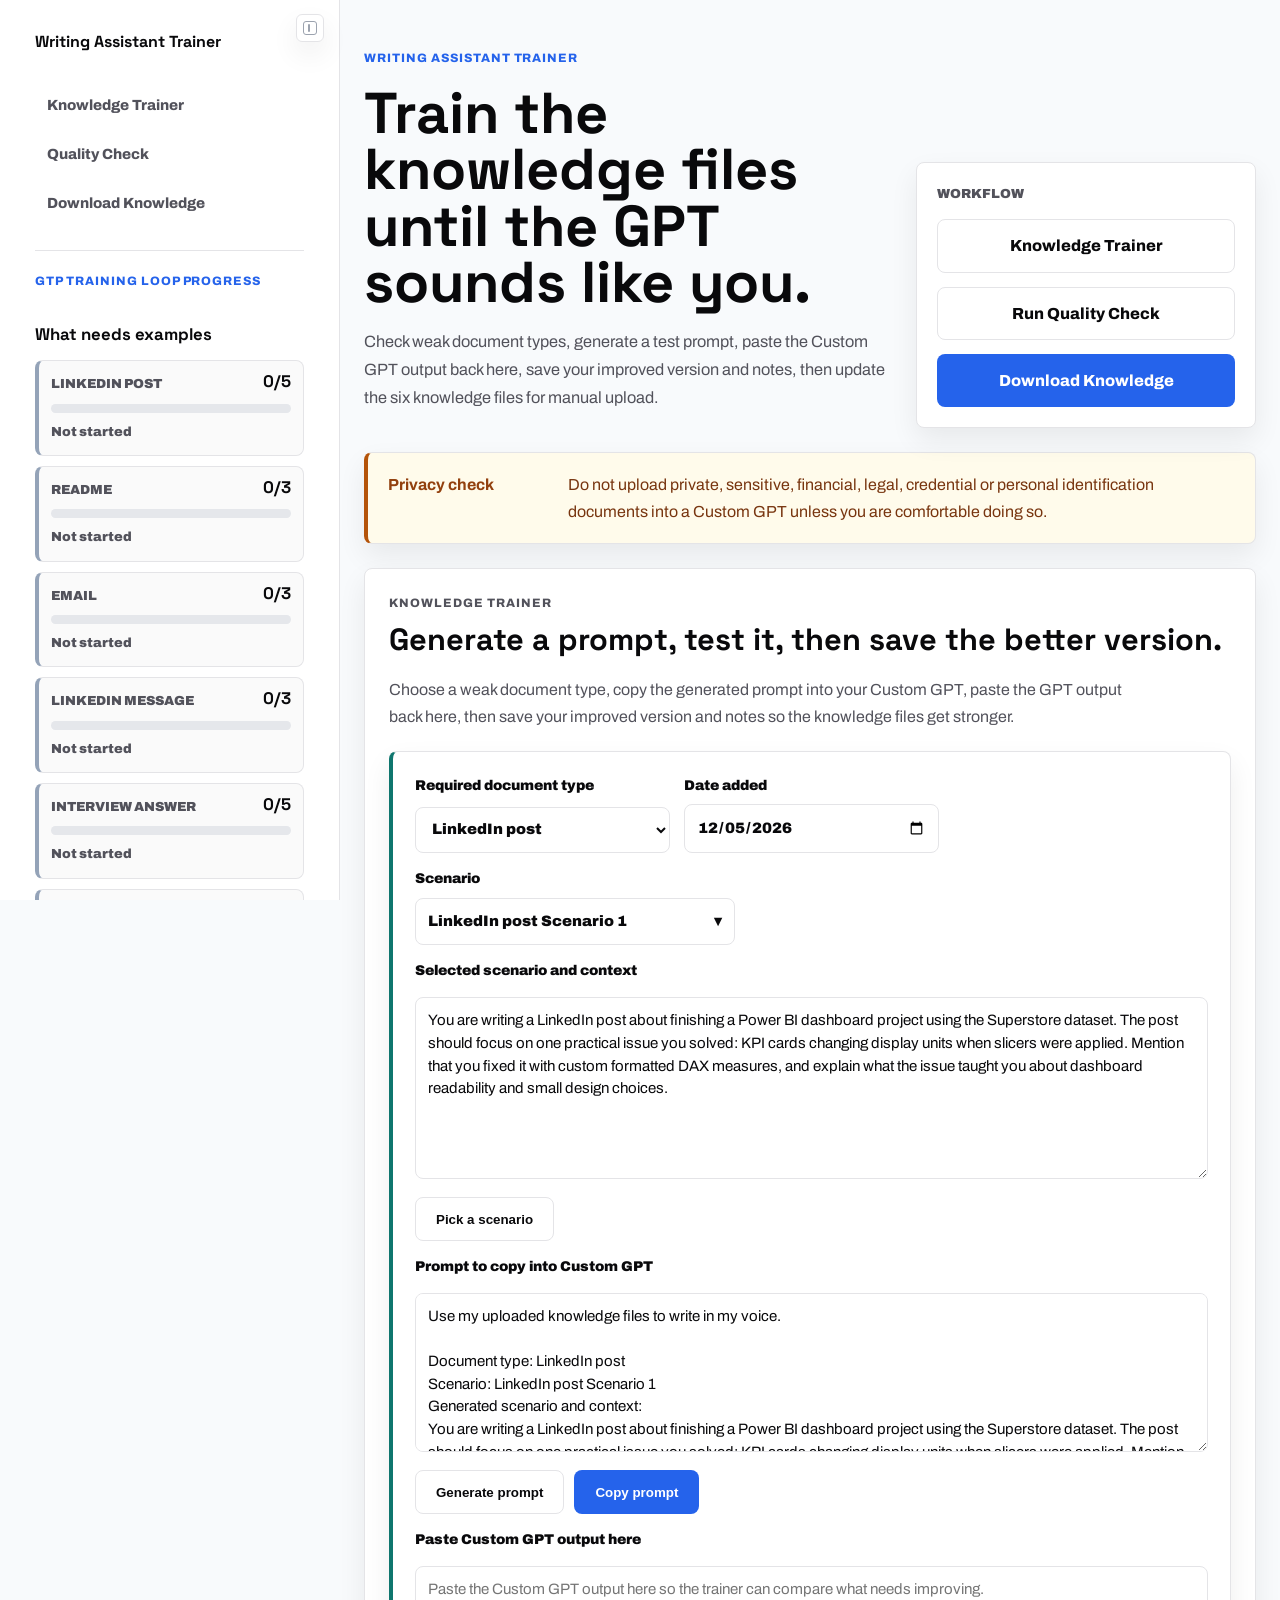
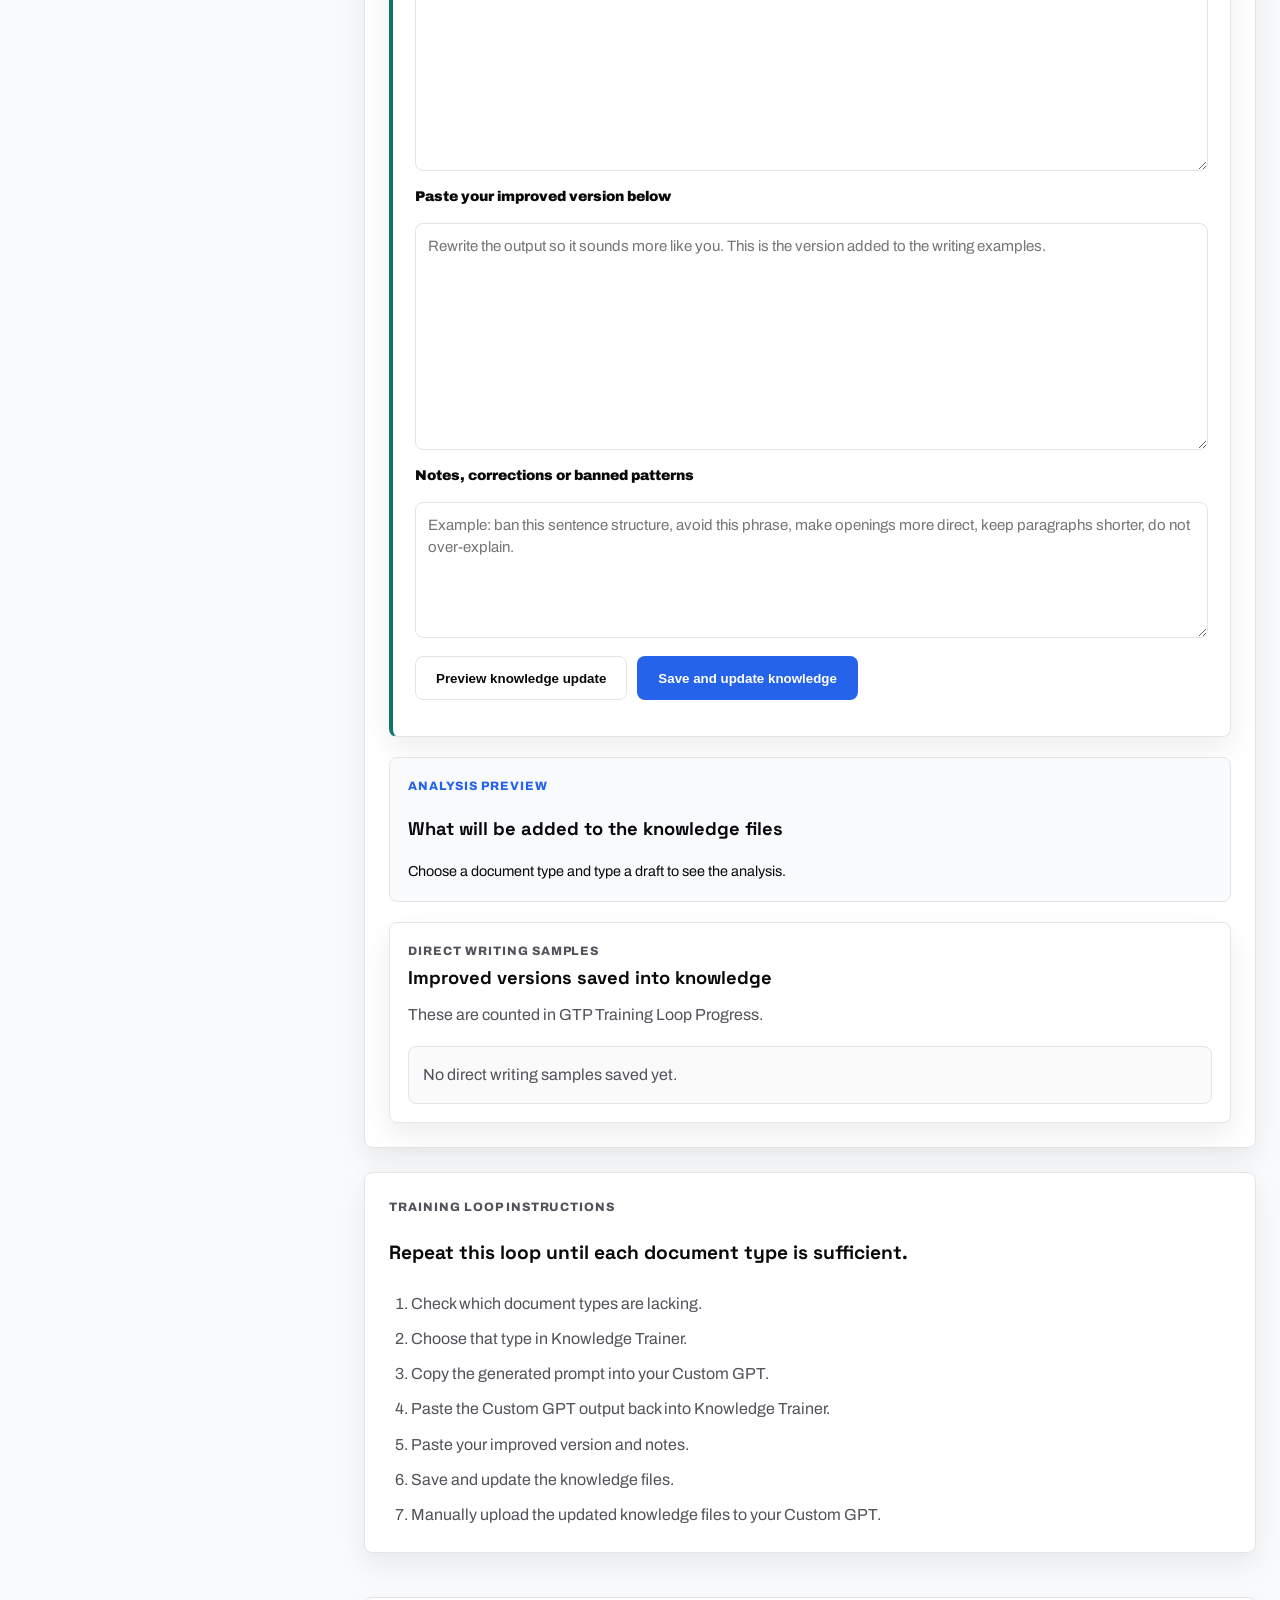
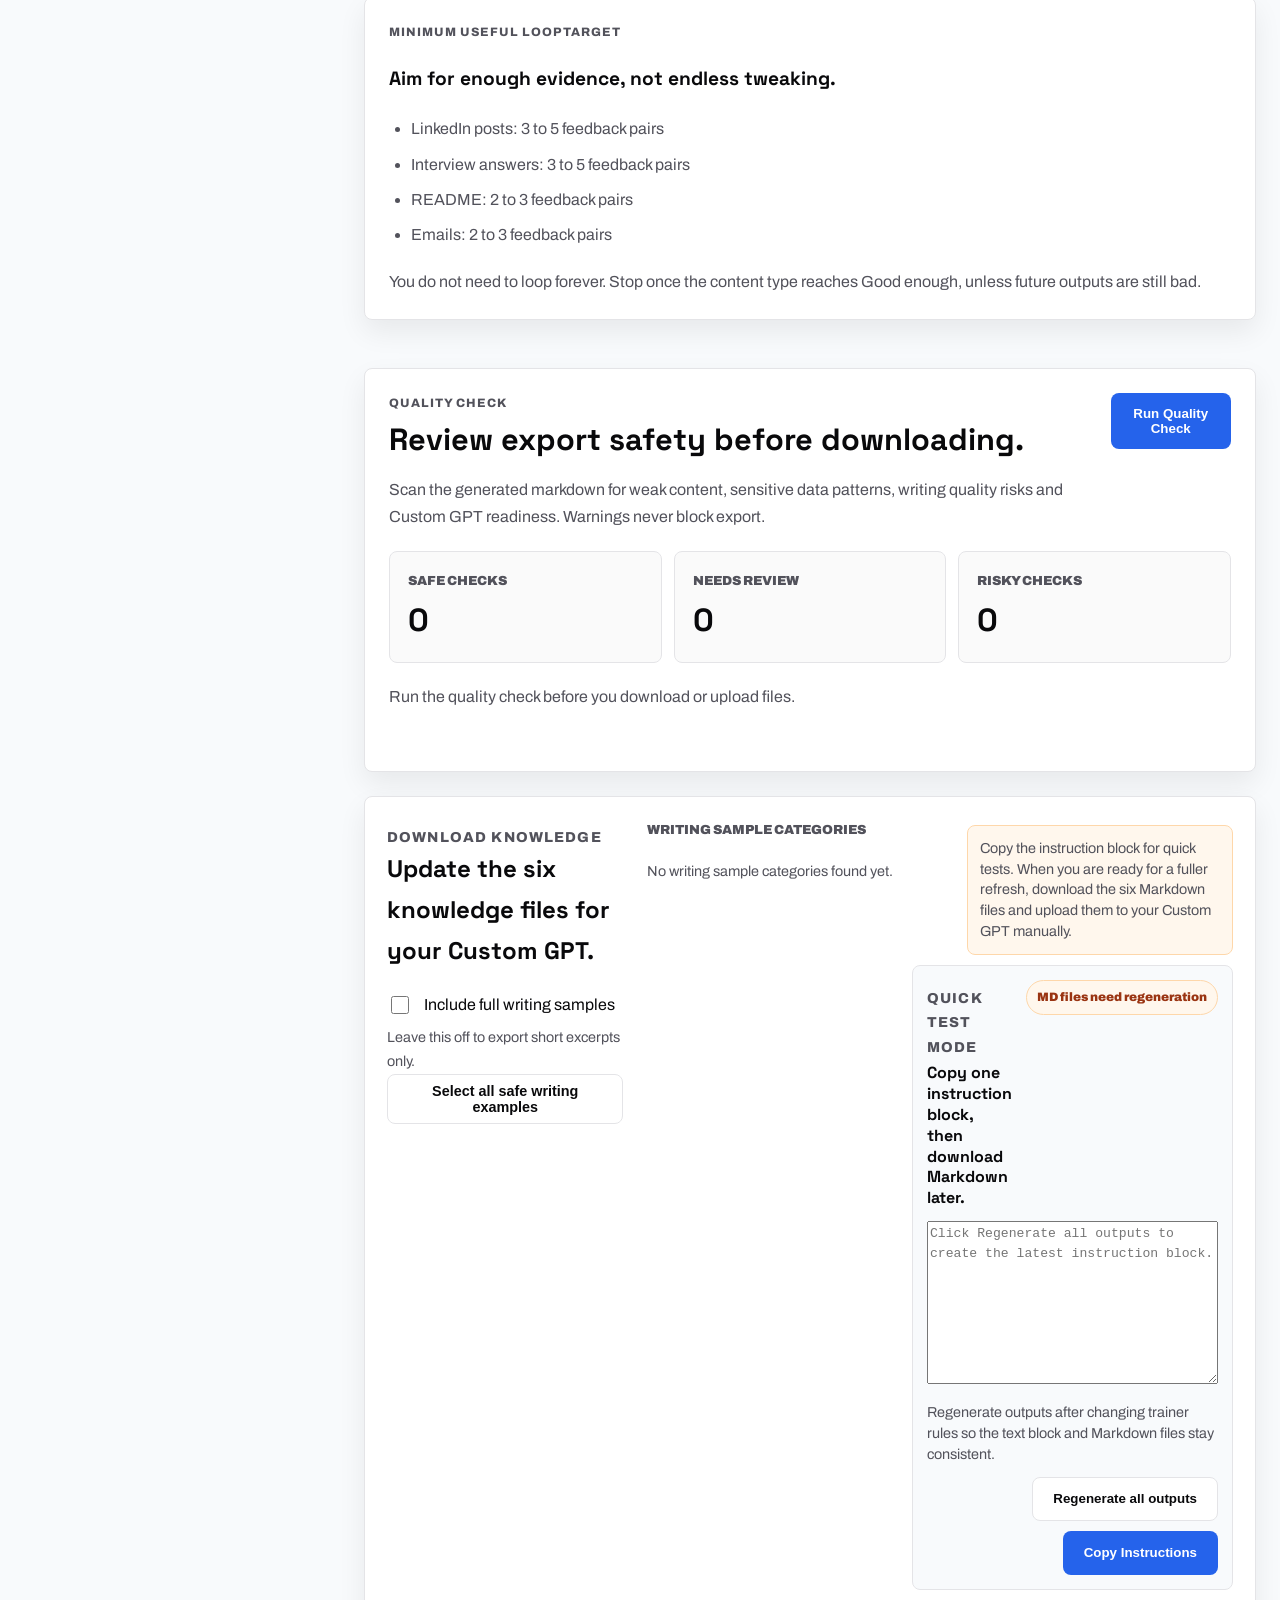
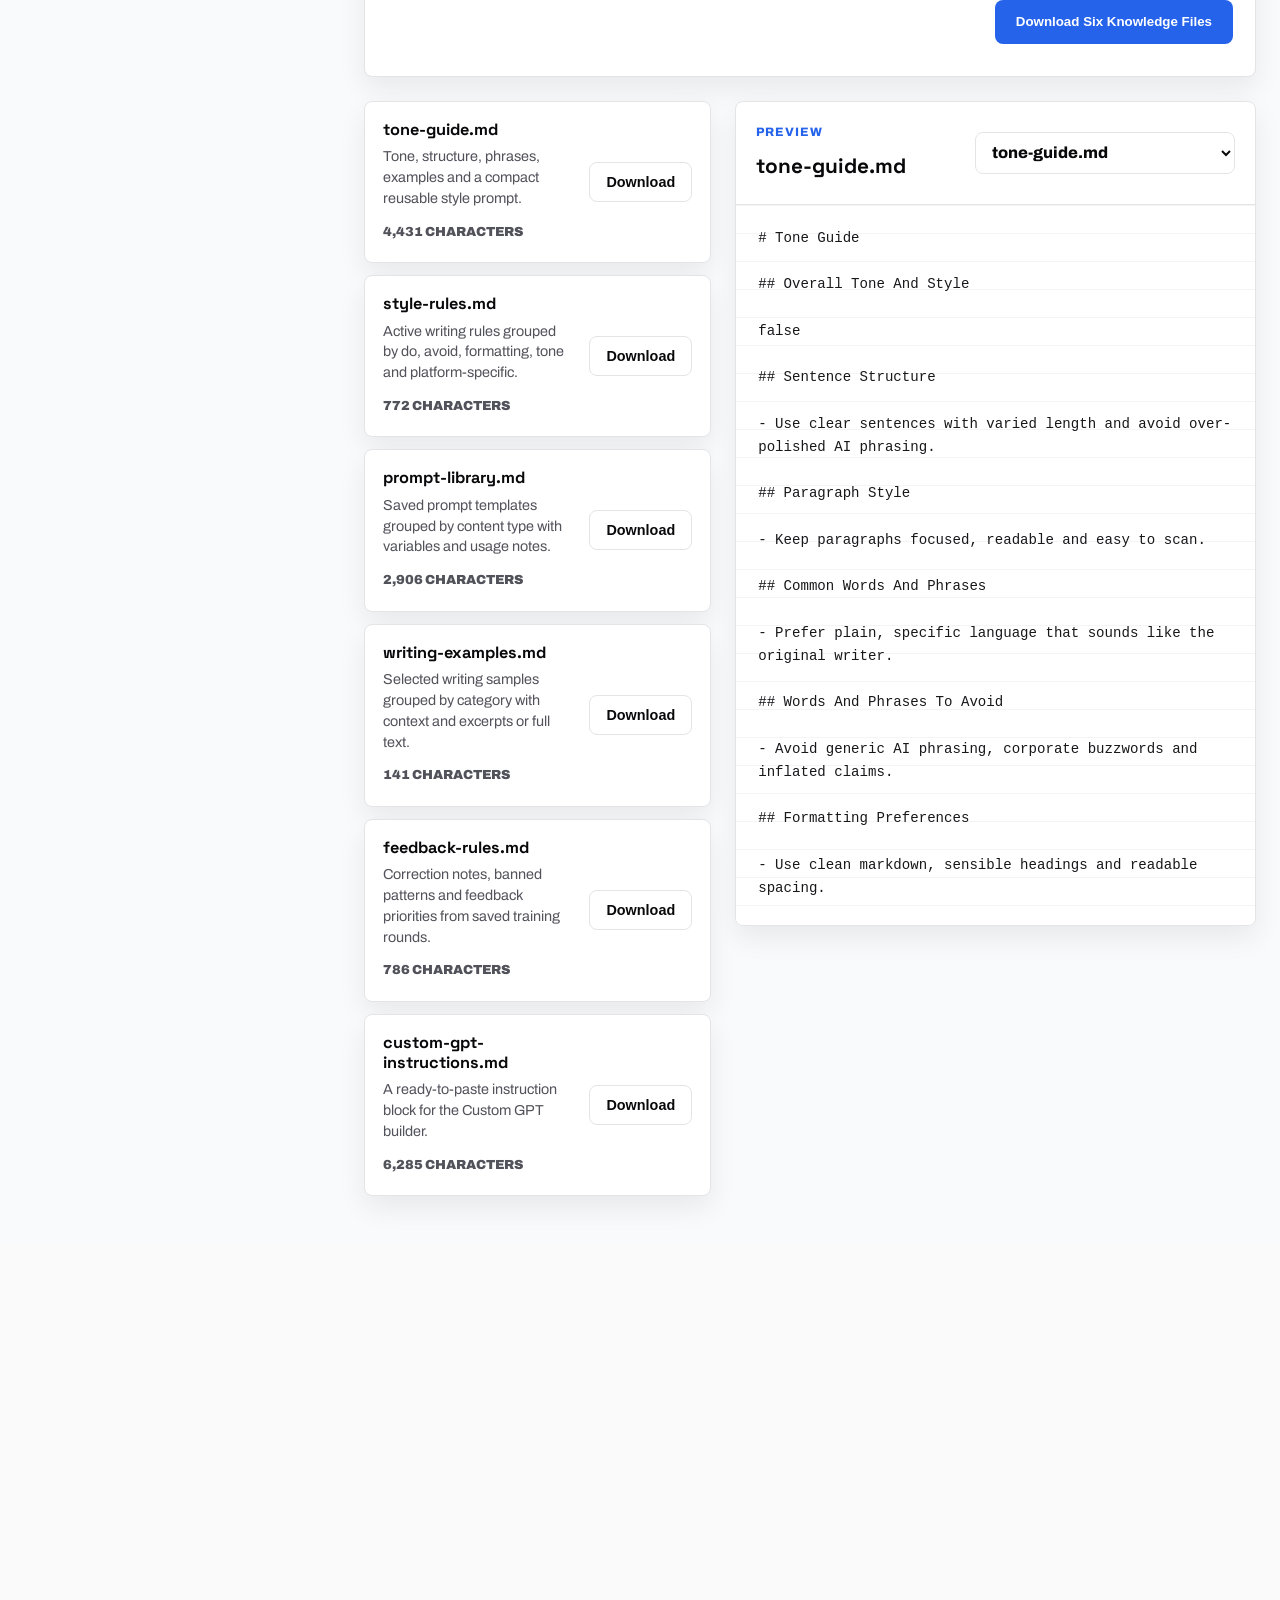
<file: index.html>
<!DOCTYPE html>
<html lang="en-GB">
  <head>
    <meta charset="UTF-8" />
    <meta name="viewport" content="width=device-width, initial-scale=1.0" />
    <meta
      name="description"
      content="Writing Assistant Trainer helps improve local Custom GPT knowledge files with safe writing examples, scenarios and quality checks."
    />
    <title>Writing Assistant Trainer</title>
    <meta http-equiv="refresh" content="0; url=custom-gpt-export.html" />
    <link rel="canonical" href="custom-gpt-export.html" />
    <link rel="stylesheet" href="style.css" />
  </head>
  <body>
    <main class="redirect-page">
      <section class="redirect-card">
        <p class="eyebrow">Writing Assistant Trainer</p>
        <h1>Opening the trainer.</h1>
        <p>If you are not redirected automatically, open the trainer below.</p>
        <a class="button primary" href="custom-gpt-export.html">Open Writing Assistant Trainer</a>
      </section>
    </main>
  </body>
</html>
</file>
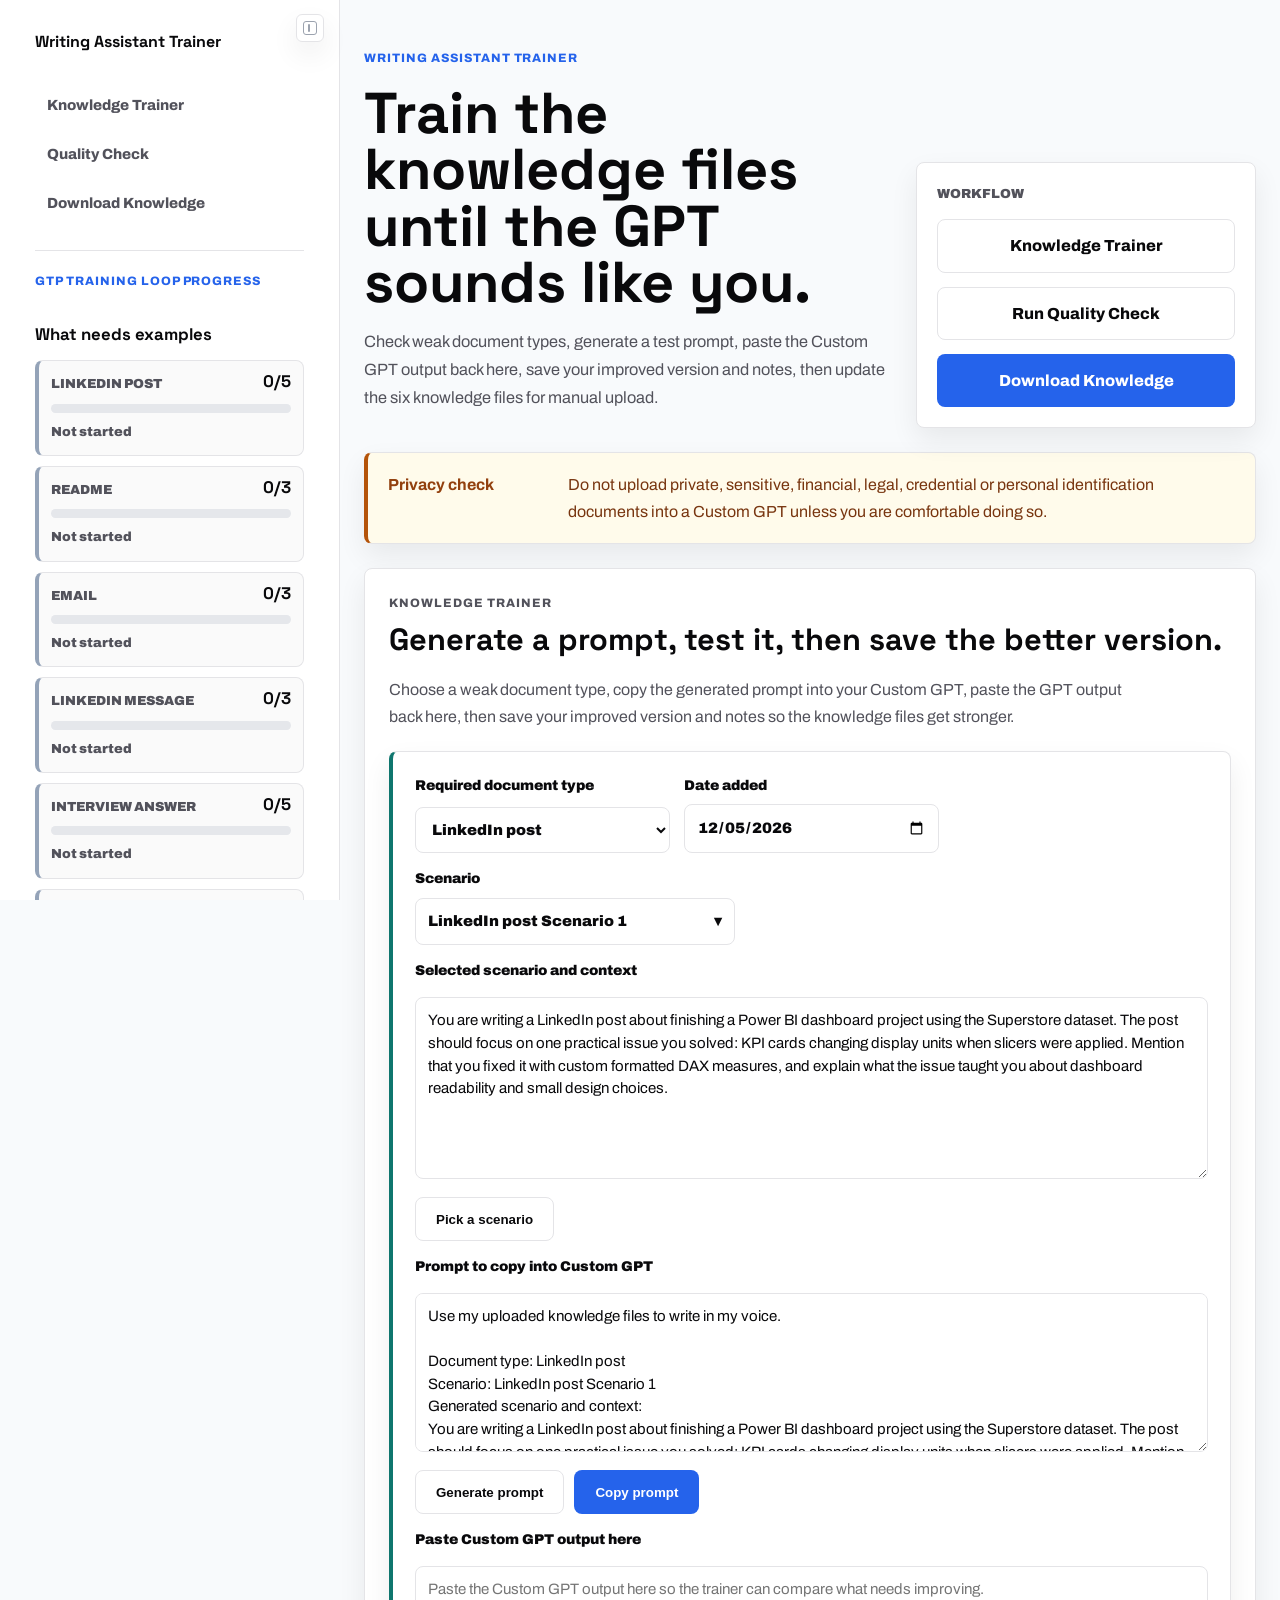
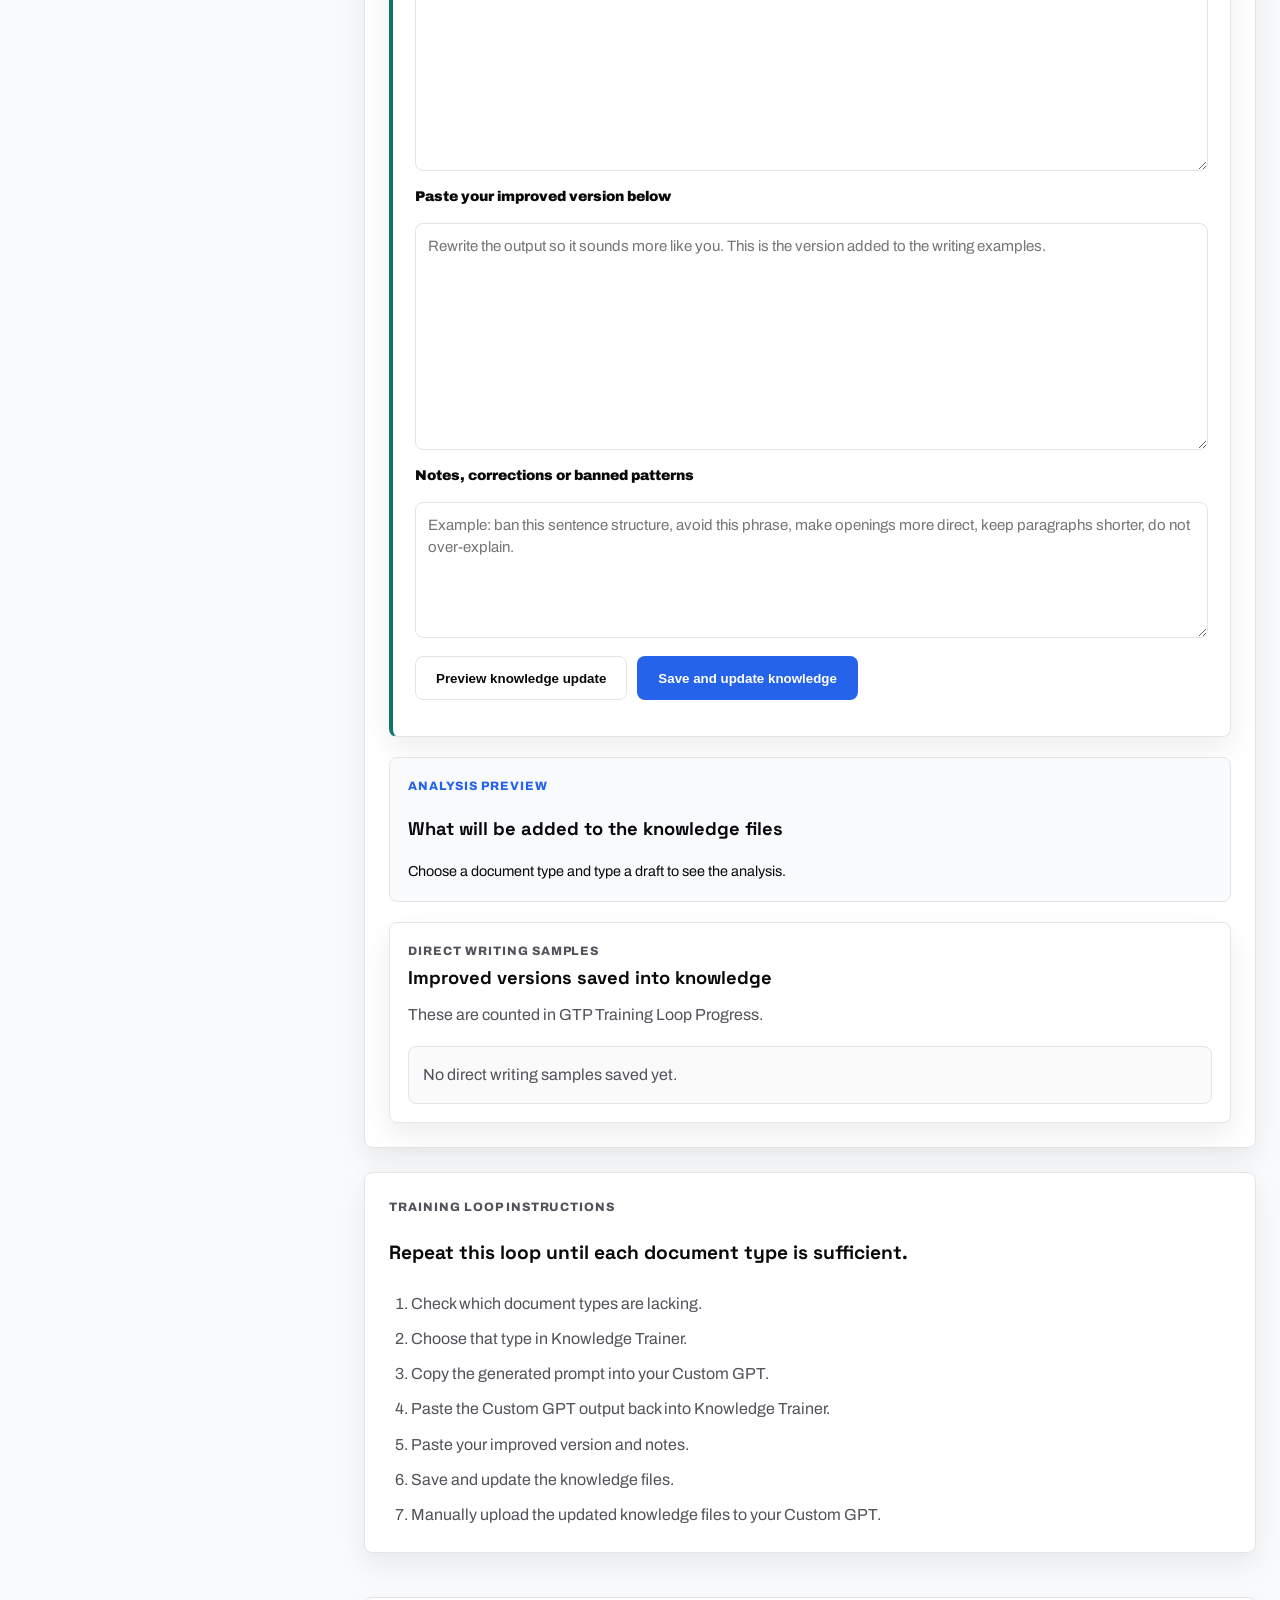
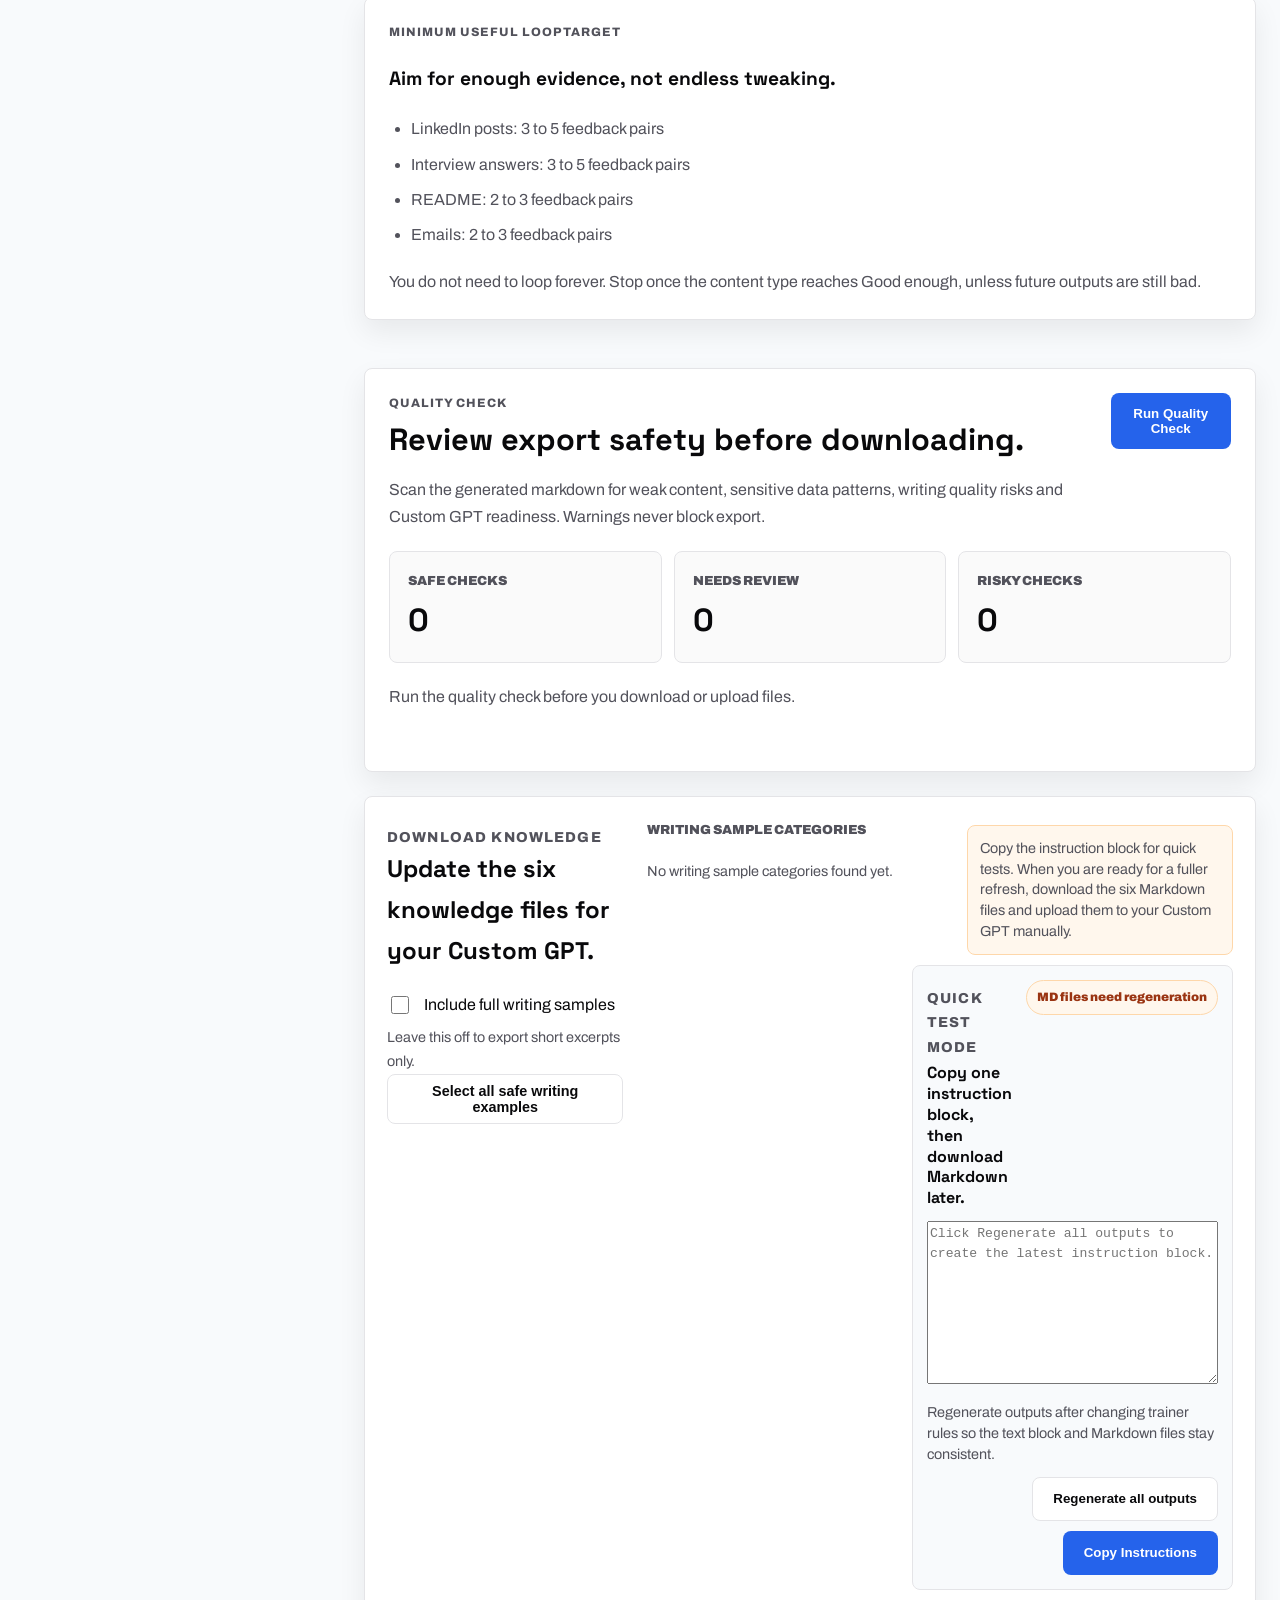
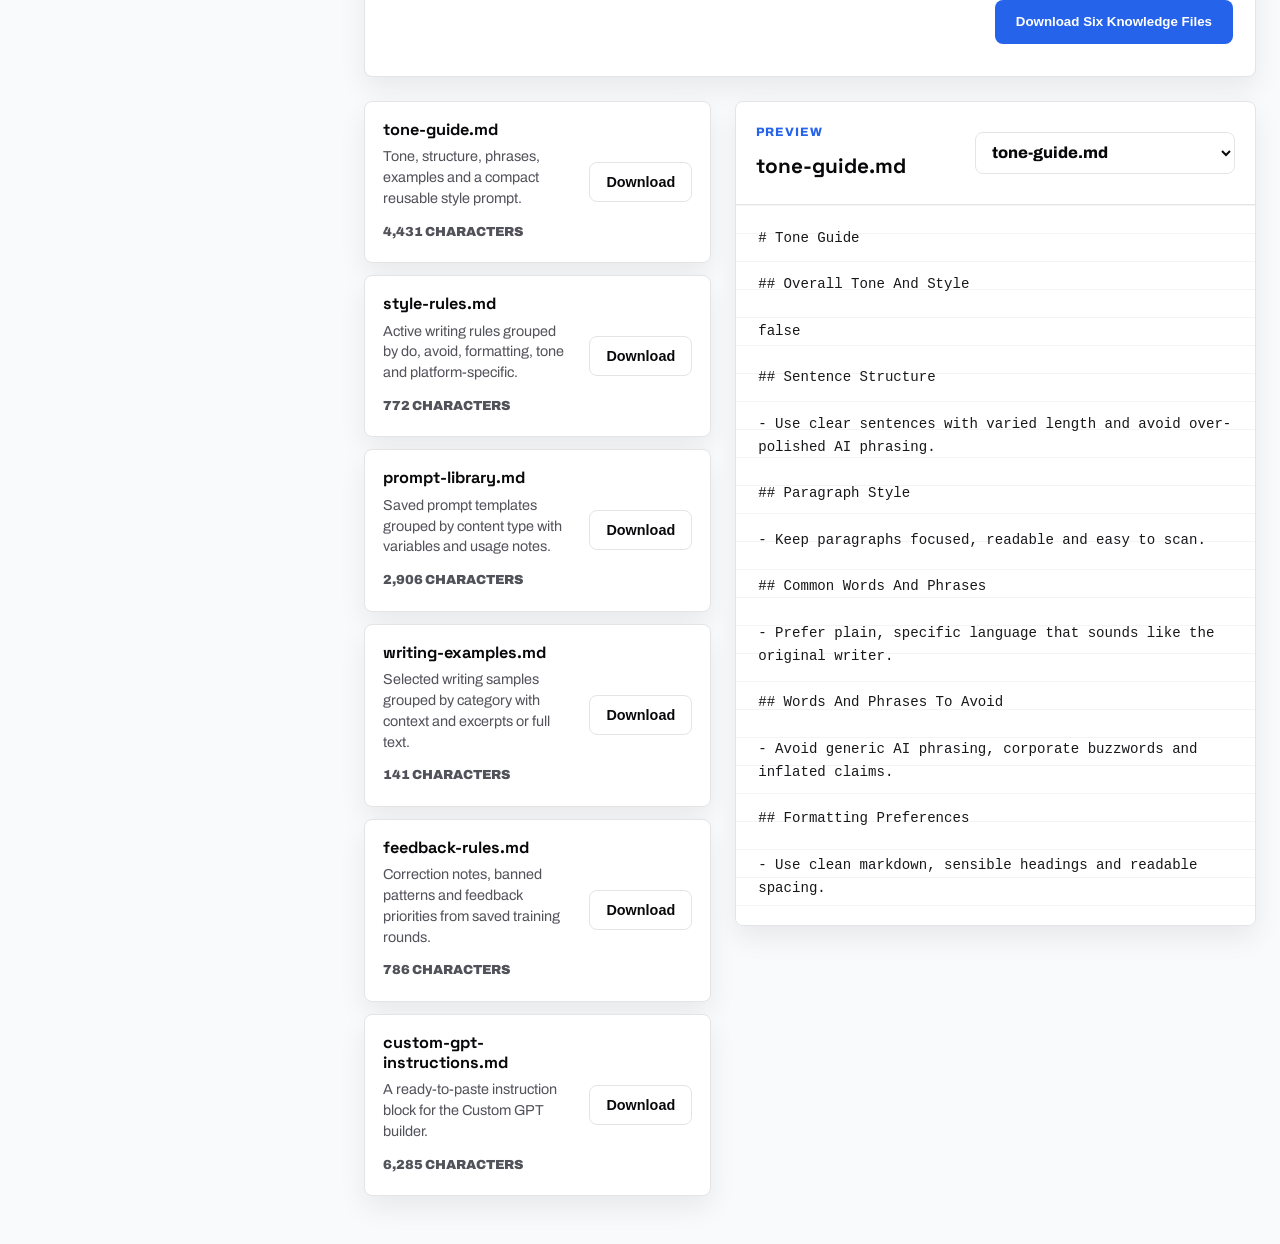
<file: custom-gpt-export.html>
<!DOCTYPE html>
<html lang="en-GB">
  <head>
    <meta charset="UTF-8" />
    <meta name="viewport" content="width=device-width, initial-scale=1.0" />
    <meta
      name="description"
      content="Export a saved writing system into markdown files for uploading into a Custom GPT."
    />
    <title>Writing Assistant Trainer</title>
    <link rel="preconnect" href="https://fonts.googleapis.com" />
    <link rel="preconnect" href="https://fonts.gstatic.com" crossorigin />
    <link
      href="https://fonts.googleapis.com/css2?family=Archivo:wght@300;400;500;600;700;800&family=Space+Grotesk:wght@400;500;600;700&display=swap"
      rel="stylesheet"
    />
    <link rel="stylesheet" href="style.css" />
  </head>
  <body>
    <div class="app-shell" id="custom-gpt-export">
      <button class="sidebar-toggle-button" id="sidebar-toggle" type="button" aria-expanded="true" aria-controls="app-sidebar" aria-label="Hide progress sidebar" title="Hide progress sidebar">
        <span class="sidebar-toggle-icon" aria-hidden="true"></span>
        <span class="sr-only">Toggle progress sidebar</span>
      </button>
      <aside class="app-sidebar" id="app-sidebar" aria-label="Writing system navigation">
        <div class="app-sidebar-scroll">
        <a class="logo" href="custom-gpt-export.html" aria-label="Writing Assistant Trainer home">Writing Assistant Trainer</a>
          <nav>
            <a href="#required-document-trainer">Knowledge Trainer</a>
            <a href="#quality-check">Quality Check</a>
            <a href="#download-knowledge">Download Knowledge</a>
          </nav>
          <section class="sidebar-training-progress" aria-labelledby="sidebar-training-title">
            <p class="eyebrow">GTP Training Loop Progress</p>
            <h2 id="sidebar-training-title">What needs examples</h2>
            <div class="training-progress-grid sidebar" id="document-training-progress-grid" aria-label="Document trainer progress"></div>
            <p class="tracker-next-action" id="document-next-best-action">Save a document to update training guidance.</p>
          </section>
        </div>
      </aside>

      <main class="export-main">
        <section class="export-hero" aria-labelledby="export-title">
          <div>
            <p class="eyebrow">Writing Assistant Trainer</p>
            <h1 id="export-title">Train the knowledge files until the GPT sounds like you.</h1>
            <p>
              Check weak document types, generate a test prompt, paste the Custom GPT output back here, save your
              improved version and notes, then update the six knowledge files for manual upload.
            </p>
          </div>
          <div class="quick-actions" aria-label="Dashboard quick actions">
            <span>Workflow</span>
            <a class="button secondary" href="#required-document-trainer">Knowledge Trainer</a>
            <a class="button secondary" href="#quality-check">Run Quality Check</a>
            <a class="button primary" href="#download-knowledge">Download Knowledge</a>
          </div>
        </section>

        <section class="privacy-warning" role="note" aria-label="Privacy warning">
          <strong>Privacy check</strong>
          <p>
            Do not upload private, sensitive, financial, legal, credential or personal identification documents into
            a Custom GPT unless you are comfortable doing so.
          </p>
        </section>

        <section class="document-trainer-panel" id="required-document-trainer" aria-labelledby="document-trainer-title">
          <div class="feedback-heading">
            <div>
              <p class="eyebrow">Knowledge Trainer</p>
              <h2 id="document-trainer-title">Generate a prompt, test it, then save the better version.</h2>
              <p>
                Choose a weak document type, copy the generated prompt into your Custom GPT, paste the GPT output
                back here, then save your improved version and notes so the knowledge files get stronger.
              </p>
            </div>
          </div>

          <form class="feedback-form document-trainer-form" id="document-trainer-form">
            <div class="form-grid">
              <label for="document-type">
                <span>Required document type</span>
                <select id="document-type" name="documentType">
                  <option value="LinkedIn post">LinkedIn post</option>
                  <option value="README">README</option>
                  <option value="Email">Email</option>
                  <option value="LinkedIn message">LinkedIn message</option>
                  <option value="Interview answer">Interview answer</option>
                  <option value="CV bullets">CV bullets</option>
                  <option value="Cover letter">Cover letter</option>
                  <option value="Application question answer">Application question answer</option>
                  <option value="Caption">Caption</option>
                  <option value="Video script">Video script</option>
                  <option value="Others">Others</option>
                </select>
              </label>
              <label for="document-date">
                <span>Date added</span>
                <input id="document-date" name="dateAdded" type="date" />
              </label>
            </div>

            <label class="scenario-picker-label" for="document-scenario-choice-button">
              <span>Scenario</span>
              <select class="scenario-native-select" id="document-scenario-choice" name="scenarioChoice" tabindex="-1" aria-hidden="true"></select>
              <div class="scenario-picker">
                <button class="scenario-choice-button" id="document-scenario-choice-button" type="button" aria-expanded="false" aria-controls="document-scenario-menu">
                  <span id="document-scenario-choice-label">Scenario 1</span>
                  <span aria-hidden="true">▾</span>
                </button>
                <div class="scenario-choice-menu" id="document-scenario-menu" role="listbox" hidden></div>
              </div>
            </label>

            <label for="document-scenario">Selected scenario and context</label>
            <textarea id="document-scenario" name="scenario" rows="7"></textarea>
            <div class="feedback-actions">
              <button class="button secondary" id="generate-document-scenario" type="button">Pick a scenario</button>
            </div>

            <label for="document-brief">Prompt to copy into Custom GPT</label>
            <textarea id="document-brief" name="brief" rows="6" readonly></textarea>
            <div class="feedback-actions">
              <button class="button secondary" id="generate-document-prompt" type="button">Generate prompt</button>
              <button class="button primary" id="copy-document-prompt" type="button">Copy prompt</button>
            </div>

            <label for="document-draft">Paste Custom GPT output here</label>
            <textarea id="document-draft" name="draft" rows="8" placeholder="Paste the Custom GPT output here so the trainer can compare what needs improving."></textarea>

            <label for="document-improved">Paste your improved version below</label>
            <textarea id="document-improved" name="improved" rows="9" placeholder="Rewrite the output so it sounds more like you. This is the version added to the writing examples."></textarea>

            <label for="document-context">Notes, corrections or banned patterns</label>
            <textarea id="document-context" name="context" rows="5" placeholder="Example: ban this sentence structure, avoid this phrase, make openings more direct, keep paragraphs shorter, do not over-explain."></textarea>

            <div class="feedback-actions">
              <button class="button secondary" id="analyse-document" type="button">Preview knowledge update</button>
              <button class="button primary" type="submit">Save and update knowledge</button>
            </div>
            <span id="document-trainer-status" role="status" aria-live="polite"></span>
          </form>
          <article class="document-analysis-panel" aria-labelledby="document-analysis-title">
            <div>
              <p class="eyebrow">Analysis Preview</p>
              <h3 id="document-analysis-title">What will be added to the knowledge files</h3>
            </div>
            <pre id="document-analysis-preview">Choose a document type and type a draft to see the analysis.</pre>
          </article>

          <section class="writing-samples-panel" aria-labelledby="document-samples-title">
            <div>
              <p class="eyebrow">Direct Writing Samples</p>
              <h3 id="document-samples-title">Improved versions saved into knowledge</h3>
              <p>These are counted in GTP Training Loop Progress.</p>
            </div>
            <ul class="saved-sample-list" id="document-sample-list"></ul>
          </section>
        </section>

        <section class="job-rules-panel retired-section" id="job-application-rules" aria-labelledby="job-rules-title">
          <div class="feedback-heading">
            <div>
              <p class="eyebrow">Job Application Rules</p>
              <h2 id="job-rules-title">Main rulebook for CVs, cover letters and applications.</h2>
              <p>
                These rules come before VoiceClone. VoiceClone can improve tone and clarity, but it must not override
                CV structure, cover letter formatting, ATS needs, file naming or factual accuracy.
              </p>
            </div>
            <a class="button secondary" href="#job-application-prompt-builder">Build a prompt</a>
          </div>

          <article class="rule-priority-note" aria-label="Rule priority">
            <strong>Job application rules override VoiceClone tone rules whenever there is a conflict.</strong>
            <ul>
              <li>If VoiceClone suggests a longer answer but CV rules require one page, keep the CV one page.</li>
              <li>If VoiceClone suggests a natural paragraph but CV rules require bullet points, follow the CV rule.</li>
              <li>If VoiceClone suggests extra detail but the documents do not support it, do not add it.</li>
              <li>If VoiceClone suggests a softer tone but job rules require ATS keywords, keep truthful ATS keywords.</li>
            </ul>
          </article>

          <div class="job-rulebook-grid" id="job-rulebook-grid"></div>

          <section class="job-prompt-builder" id="job-application-prompt-builder" aria-labelledby="job-builder-title">
            <div>
              <p class="eyebrow">Use with my Custom GPT</p>
              <h3 id="job-builder-title">Build a job application prompt.</h3>
            </div>
            <form class="feedback-form compact-form" id="job-prompt-form">
              <div class="form-grid">
                <label for="job-output-type">
                  <span>Output type</span>
                  <select id="job-output-type" name="outputType">
                    <option>Tailored CV</option>
                    <option>Full cover letter</option>
                    <option>Short cover letter</option>
                    <option>What makes you suitable answer</option>
                    <option>Application question answer</option>
                    <option>Recruiter email</option>
                    <option>LinkedIn message</option>
                    <option>Interview answer</option>
                    <option>Video CV script</option>
                  </select>
                </label>
                <label class="toggle-row" for="job-tone-layer">
                  <input id="job-tone-layer" name="useToneLayer" type="checkbox" checked />
                  <span>Use VoiceClone tone layer</span>
                </label>
              </div>
              <label for="job-description-input">Job description</label>
              <textarea id="job-description-input" name="jobDescription" rows="7" placeholder="Paste the job description here"></textarea>
              <label for="job-notes-input">Relevant experience or CV notes</label>
              <textarea id="job-notes-input" name="cvNotes" rows="5" placeholder="Paste relevant CV evidence, projects, constraints or notes"></textarea>
              <div class="feedback-actions">
                <button class="button primary" id="generate-job-prompt" type="button">Generate job application prompt</button>
                <button class="button secondary" id="copy-job-prompt" type="button">Copy job application prompt</button>
              </div>
              <article class="rule-conflict-check">
                <h4>Rule Conflict Check</h4>
                <ul>
                  <li>Job application rules override tone preferences.</li>
                  <li>Factual accuracy overrides style.</li>
                  <li>CV structure overrides natural-flow preferences.</li>
                  <li>File naming rules are mandatory.</li>
                  <li>Cover letter formatting rules are mandatory.</li>
                </ul>
              </article>
              <label for="job-prompt-preview">Generated prompt preview</label>
              <textarea id="job-prompt-preview" rows="16" readonly></textarea>
            </form>
          </section>
        </section>

        <section class="feedback-loop-panel retired-section" id="feedback-loop" aria-labelledby="feedback-loop-title">
          <div class="feedback-heading">
            <div>
              <p class="eyebrow">Feedback Loop</p>
              <h2 id="feedback-loop-title">Save GPT test results and turn better outputs into examples.</h2>
              <p>
                Capture the original GPT output, your feedback and the improved version, then re-export the writing
                system so the Custom GPT can learn from the correction.
              </p>
            </div>
            <button class="button secondary" id="load-superstore-example" type="button">Load Superstore Example</button>
          </div>

          <article class="template-panel" aria-labelledby="superstore-template-title">
            <div>
              <p class="eyebrow">Reusable Example</p>
              <h3 id="superstore-template-title">Superstore Power BI LinkedIn Post Example</h3>
              <p>
                Use this as a ready-made feedback pair when testing the Custom GPT with the Superstore Power BI
                LinkedIn prompt.
              </p>
            </div>
            <button class="button small secondary" id="copy-superstore-example" type="button">Copy Example</button>
          </article>

          <form class="feedback-form" id="save-gpt-test-result" aria-label="Save GPT test result">
            <div class="form-heading">
              <div>
                <p class="eyebrow">Save GPT Test Result</p>
                <h3>Store the test, feedback and improved version.</h3>
              </div>
              <span id="feedback-save-status" role="status" aria-live="polite"></span>
            </div>

            <label for="feedback-prompt">Test prompt</label>
            <textarea id="feedback-prompt" name="prompt" rows="3" required></textarea>

            <label for="feedback-original">Original GPT output</label>
            <textarea id="feedback-original" name="original" rows="6"></textarea>

            <label for="feedback-notes">My feedback</label>
            <textarea id="feedback-notes" name="feedback" rows="5" required></textarea>

            <label for="feedback-improved">Improved version</label>
            <textarea id="feedback-improved" name="improved" rows="8" required></textarea>

            <div class="form-grid">
              <label for="feedback-category">
                <span>Category</span>
                <select id="feedback-category" name="category">
                  <option>LinkedIn post</option>
                  <option>Project writeup</option>
                  <option>Interview answer</option>
                  <option>Email</option>
                  <option>README</option>
                  <option>CV bullet</option>
                  <option>Caption</option>
                  <option>Video script</option>
                  <option>Other</option>
                </select>
              </label>

              <label for="feedback-content-type">
                <span>Content type</span>
                <select id="feedback-content-type" name="contentType">
                  <option>Test result</option>
                  <option>Good example</option>
                  <option>Bad example</option>
                  <option>Feedback pair</option>
                </select>
              </label>

              <label for="feedback-date">
                <span>Date added</span>
                <input id="feedback-date" name="dateAdded" type="date" />
              </label>
            </div>

            <label for="feedback-better">What made the improved version better</label>
            <textarea id="feedback-better" name="better" rows="4"></textarea>

            <div class="feedback-actions">
              <button class="button secondary" type="submit" data-save-mode="feedback">Save to Feedback Loop</button>
              <button class="button secondary" type="submit" data-save-mode="sample">Save improved version as Writing Sample</button>
              <button class="button primary" type="submit" data-save-mode="both">Save both</button>
            </div>
          </form>

          <div class="post-save-reminder" id="post-save-reminder" hidden>
            <p>
              Feedback saved. To improve your Custom GPT, re-export your files from Custom GPT Export, then update the
              GPT Knowledge files in ChatGPT.
            </p>
            <div class="setup-copy-row">
              <a class="button small primary" href="#quality-check">Go to Custom GPT Export</a>
              <a class="button small secondary" href="#quality-check">Run Quality Check</a>
              <a class="button small secondary" href="#writing-samples">Open Writing Samples</a>
            </div>
          </div>

          <section class="writing-samples-panel" id="writing-samples" aria-labelledby="writing-samples-title">
            <div>
              <p class="eyebrow">Writing Samples</p>
              <h3 id="writing-samples-title">Saved improved outputs</h3>
              <p>Improved versions saved as writing samples will appear in the export and category filters.</p>
            </div>
            <ul class="saved-sample-list" id="saved-sample-list"></ul>
          </section>
        </section>

        <section class="training-loop-panel" id="gpt-training-loop" aria-label="Training loop guidance">
          <section class="training-instructions-panel" aria-labelledby="training-instructions-title">
            <p class="eyebrow">Training Loop Instructions</p>
            <h3 id="training-instructions-title">Repeat this loop until each document type is sufficient.</h3>
            <ol>
              <li>Check which document types are lacking.</li>
              <li>Choose that type in Knowledge Trainer.</li>
              <li>Copy the generated prompt into your Custom GPT.</li>
              <li>Paste the Custom GPT output back into Knowledge Trainer.</li>
              <li>Paste your improved version and notes.</li>
              <li>Save and update the knowledge files.</li>
              <li>Manually upload the updated knowledge files to your Custom GPT.</li>
            </ol>
          </section>

          <section class="minimum-loop-panel" aria-labelledby="minimum-loop-title">
            <p class="eyebrow">Minimum Useful Loop Target</p>
            <h3 id="minimum-loop-title">Aim for enough evidence, not endless tweaking.</h3>
            <ul>
              <li>LinkedIn posts: 3 to 5 feedback pairs</li>
              <li>Interview answers: 3 to 5 feedback pairs</li>
              <li>README: 2 to 3 feedback pairs</li>
              <li>Emails: 2 to 3 feedback pairs</li>
            </ul>
            <p>
              You do not need to loop forever. Stop once the content type reaches Good enough, unless future outputs
              are still bad.
            </p>
          </section>

          <section class="starter-task-panel retired-section" aria-labelledby="starter-task-title">
            <div>
              <p class="eyebrow">Starter Training Tasks</p>
              <h3 id="starter-task-title">First tests to strengthen the tone system.</h3>
            </div>
            <div class="starter-task-grid" id="starter-task-grid"></div>
          </section>

          <section class="kpi-template-panel retired-section" aria-labelledby="kpi-template-title">
            <div>
              <p class="eyebrow">Reusable Template</p>
              <h3 id="kpi-template-title">Clean KPI Card LinkedIn Post</h3>
              <p>
                Save this polished feedback pair as a strong LinkedIn post example for the training loop.
              </p>
            </div>
            <div class="template-preview">
              <strong>Content type</strong>
              <p>LinkedIn post</p>
              <strong>Focus</strong>
              <p>KPI card formatting under slicers, custom formatted DAX measures and what the fix taught you.</p>
            </div>
            <button class="button primary" id="save-kpi-template" type="button">Save this example</button>
            <span id="kpi-template-status" role="status" aria-live="polite"></span>
          </section>

          <section class="review-prompt-panel retired-section" id="chatgpt-review-prompt" aria-labelledby="review-prompt-title">
            <div>
              <p class="eyebrow">Ask ChatGPT to Review This Output</p>
              <h3 id="review-prompt-title">Generate a review prompt for another ChatGPT chat.</h3>
            </div>
            <form class="feedback-form compact-form" id="review-prompt-form">
              <label for="review-content-type">
                <span>Content type</span>
                <select id="review-content-type" name="contentType"></select>
              </label>
              <label for="review-test-prompt">Test prompt</label>
              <textarea id="review-test-prompt" name="testPrompt" rows="3"></textarea>
              <label for="review-original-output">Original GPT output</label>
              <textarea id="review-original-output" name="originalOutput" rows="6"></textarea>
              <div class="feedback-actions">
                <button class="button secondary" id="generate-review-prompt" type="button">Generate review prompt</button>
                <button class="button primary" id="copy-review-prompt" type="button">Copy review prompt</button>
              </div>
              <label for="review-generated-prompt">Generated prompt</label>
              <textarea id="review-generated-prompt" rows="12" readonly></textarea>
            </form>
          </section>

          <section class="review-save-panel retired-section" id="save-chatgpt-review" aria-labelledby="save-review-title">
            <div>
              <p class="eyebrow">Save ChatGPT Review Result</p>
              <h3 id="save-review-title">Paste the review result and save it into the loop.</h3>
            </div>
            <form class="feedback-form compact-form" id="chatgpt-review-form">
              <div class="form-grid">
                <label for="chatgpt-review-content-type">
                  <span>Content type</span>
                  <select id="chatgpt-review-content-type" name="contentType"></select>
                </label>
                <label for="chatgpt-review-date">
                  <span>Date added</span>
                  <input id="chatgpt-review-date" name="dateAdded" type="date" />
                </label>
                <label class="toggle-row" for="chatgpt-review-good-sample">
                  <input id="chatgpt-review-good-sample" name="saveAsSample" type="checkbox" checked />
                  <span>Save as good writing sample</span>
                </label>
              </div>
              <label for="chatgpt-review-test-prompt">Test prompt</label>
              <textarea id="chatgpt-review-test-prompt" name="testPrompt" rows="3"></textarea>
              <label for="chatgpt-review-original">Original GPT output</label>
              <textarea id="chatgpt-review-original" name="originalOutput" rows="5"></textarea>
              <label for="chatgpt-review-feedback">ChatGPT feedback</label>
              <textarea id="chatgpt-review-feedback" name="feedback" rows="5"></textarea>
              <label for="chatgpt-review-improved">Improved version</label>
              <textarea id="chatgpt-review-improved" name="improved" rows="7"></textarea>
              <label for="chatgpt-review-better">What made it better</label>
              <textarea id="chatgpt-review-better" name="better" rows="4"></textarea>
              <div class="feedback-actions">
                <button class="button secondary" type="submit" data-review-save-mode="feedback">Save feedback pair</button>
                <button class="button secondary" type="submit" data-review-save-mode="sample">Save improved version as Writing Sample</button>
                <button class="button primary" type="submit" data-review-save-mode="both">Save both</button>
              </div>
              <span id="chatgpt-review-status" role="status" aria-live="polite"></span>
            </form>
          </section>
        </section>

        <section class="quality-panel" id="quality-check" aria-labelledby="quality-title">
          <div class="quality-heading">
            <div>
              <p class="eyebrow">Quality Check</p>
              <h2 id="quality-title">Review export safety before downloading.</h2>
              <p>
                Scan the generated markdown for weak content, sensitive data patterns, writing quality risks and
                Custom GPT readiness. Warnings never block export.
              </p>
            </div>
            <button class="button primary" id="run-quality-check" type="button">Run Quality Check</button>
          </div>
          <div class="quality-summary" aria-label="Quality check summary">
            <article>
              <span>Safe checks</span>
              <strong id="safe-count">0</strong>
            </article>
            <article>
              <span>Needs review</span>
              <strong id="review-count">0</strong>
            </article>
            <article>
              <span>Risky checks</span>
              <strong id="risky-count">0</strong>
            </article>
          </div>
          <div class="quality-results" id="quality-results" role="status" aria-live="polite">
            <p class="empty-state">Run the quality check before you download or upload files.</p>
          </div>
        </section>

        <section class="setup-health-panel retired-section" id="setup-health-check" aria-labelledby="setup-health-title">
          <div class="quality-heading">
            <div>
              <p class="eyebrow">Setup Health Check</p>
              <h2 id="setup-health-title">Check whether the export has enough saved data.</h2>
              <p>
                Review the writing samples, style rules, prompt templates, feedback pairs, job rules and tone layer
                before downloading Custom GPT files.
              </p>
            </div>
            <button class="button secondary" id="restore-defaults" type="button">Restore Default Rules and Prompts</button>
          </div>
          <div class="health-grid" id="setup-health-grid" aria-label="Setup health counts"></div>
          <p class="health-status" id="setup-health-status">Checking setup...</p>
        </section>

        <section class="export-toolbar" id="download-knowledge" aria-label="Download Knowledge">
          <div>
            <p class="eyebrow">Download Knowledge</p>
            <h2>Update the six knowledge files for your Custom GPT.</h2>
            <label class="toggle-row" for="sample-mode">
              <input id="sample-mode" type="checkbox" />
              <span>Include full writing samples</span>
            </label>
            <p>Leave this off to export short excerpts only.</p>
            <button class="button small secondary" id="select-safe-samples" type="button">Select all safe writing examples</button>
          </div>
          <div class="category-filter" id="sample-category-filter">
            <strong>Writing sample categories</strong>
            <div id="category-options" class="category-options"></div>
          </div>
          <div class="toolbar-actions">
            <p class="export-safety-reminder">
              Copy the instruction block for quick tests. When you are ready for a fuller refresh, download the six
              Markdown files and upload them to your Custom GPT manually.
            </p>
            <article class="instruction-sync-panel" aria-labelledby="instruction-sync-title">
              <div class="instruction-sync-heading">
                <div>
                  <p class="eyebrow">Quick Test Mode</p>
                  <h3 id="instruction-sync-title">Copy one instruction block, then download Markdown later.</h3>
                </div>
                <span class="sync-pill" id="export-sync-status">MD files need regeneration</span>
              </div>
              <textarea
                id="instruction-block-preview"
                rows="8"
                readonly
                aria-label="Generated instruction text block"
                placeholder="Click Regenerate all outputs to create the latest instruction block."
              ></textarea>
              <p class="markdown-update-reminder" id="markdown-update-reminder" role="status" aria-live="polite">
                Regenerate outputs after changing trainer rules so the text block and Markdown files stay consistent.
              </p>
              <div class="instruction-actions">
                <button class="button secondary" id="regenerate-outputs" type="button">Regenerate all outputs</button>
                <button class="button primary" id="copy-instructions" type="button">Copy Instructions</button>
              </div>
            </article>
            <button class="button primary" id="download-all" type="button">Download Six Knowledge Files</button>
            <span class="copy-status inline-status" id="export-status" role="status" aria-live="polite"></span>
          </div>
        </section>

        <section class="export-workspace" aria-label="Export files and preview">
          <div class="export-file-grid" id="export-file-grid"></div>
          <article class="preview-panel" aria-labelledby="preview-title">
            <div class="preview-heading">
              <div>
                <p class="eyebrow">Preview</p>
                <h2 id="preview-title">tone-guide.md</h2>
              </div>
              <select id="preview-select" aria-label="Choose export preview"></select>
            </div>
            <pre id="export-preview"></pre>
          </article>
        </section>

        <section class="setup-guide retired-section" id="setup-guide" aria-labelledby="setup-title">
          <div class="setup-heading">
            <div>
              <p class="eyebrow">Custom GPT Setup Guide</p>
              <h2 id="setup-title">Create, upload and test the GPT carefully.</h2>
            </div>
            <button class="button secondary" type="button" data-copy-setup="guide">Copy Full Setup Guide</button>
          </div>

          <div class="setup-grid">
            <article class="setup-step">
              <span>Step 1</span>
              <h3>Download the export files</h3>
              <ul>
                <li>Preview the files first.</li>
                <li>Use excerpts only if the writing examples include personal or sensitive details.</li>
                <li>Download all files.</li>
              </ul>
            </article>

            <article class="setup-step">
              <span>Step 2</span>
              <h3>Create the Custom GPT</h3>
              <ul>
                <li>Go to ChatGPT.</li>
                <li>Open Explore GPTs.</li>
                <li>Click Create.</li>
                <li>Open the Configure tab.</li>
                <li>Name it <strong data-copy-source="name">Writing Assistant Trainer Demo</strong> or a similar name.</li>
                <li>Open custom-gpt-instructions.md.</li>
                <li>Copy everything inside it.</li>
                <li>Paste it into the GPT Instructions box.</li>
              </ul>
              <div class="setup-copy-row">
                <button class="button small secondary" type="button" data-copy-setup="name">Copy GPT Name</button>
                <button class="button small secondary" type="button" data-copy-setup="instructions">Copy Instructions</button>
              </div>
            </article>

            <article class="setup-step">
              <span>Step 3</span>
              <h3>Upload the Knowledge files</h3>
              <p>Upload these markdown files into the GPT Knowledge section:</p>
              <ul>
                <li>tone-guide.md</li>
                <li>style-rules.md</li>
                <li>prompt-library.md</li>
                <li>writing-examples.md</li>
                <li>feedback-rules.md</li>
              </ul>
              <p>
                Keep any setup checklist as a local note. The GPT knowledge upload should stay focused on the
                generated Markdown knowledge files.
              </p>
            </article>

            <article class="setup-step test-prompts">
              <span>Step 4</span>
              <h3>Test the GPT</h3>
              <div class="prompt-card">
                <strong>Test 1</strong>
                <p data-copy-source="test-1">Write a LinkedIn post about my Superstore Power BI project. Make it sound like me.</p>
                <button class="button small secondary" type="button" data-copy-setup="test-1">Copy Test 1</button>
              </div>
              <div class="prompt-card">
                <strong>Test 2</strong>
                <p data-copy-source="test-2">Rewrite this project description in my style: [paste a rough project description]</p>
                <button class="button small secondary" type="button" data-copy-setup="test-2">Copy Test 2</button>
              </div>
              <div class="prompt-card">
                <strong>Test 3</strong>
                <p data-copy-source="test-3">Write a 115-word interview answer for "Tell me about yourself" for a Junior AI Associate role.</p>
                <button class="button small secondary" type="button" data-copy-setup="test-3">Copy Test 3</button>
              </div>
            </article>

            <article class="setup-step">
              <span>Step 5</span>
              <h3>Improve the GPT</h3>
              <div class="prompt-card">
                <strong>Feedback example</strong>
                <p data-copy-source="feedback">This is too polished. Make it more direct, more natural, and less like a LinkedIn influencer.</p>
                <button class="button small secondary" type="button" data-copy-setup="feedback">Copy Feedback</button>
              </div>
              <p>
                If the GPT improves after feedback, save that feedback back into the web app under Feedback Loop.
                Then re-export the files later.
              </p>
            </article>

            <article class="setup-step update-checklist">
              <span>After re-export</span>
              <h3>Custom GPT update checklist</h3>
              <ul>
                <li>Open your Custom GPT settings.</li>
                <li>Replace old Knowledge files with updated files.</li>
                <li>Upload tone-guide.md.</li>
                <li>Upload style-rules.md.</li>
                <li>Upload prompt-library.md.</li>
                <li>Upload writing-examples.md.</li>
                <li>Update Instructions if custom-gpt-instructions.md changed.</li>
                <li>Test again with the same prompt.</li>
                <li>Save the new result back into Feedback Loop if it improves.</li>
              </ul>
            </article>
          </div>
        </section>
      </main>
    </div>

    <script src="script.js"></script>
  </body>
</html>
</file>
<file: style.css>
:root {
  --bg: #fafafa;
  --bg-soft: #f1f5f9;
  --text: #09090b;
  --muted: #52525b;
  --line: #e4e4e7;
  --accent: #2563eb;
  --accent-dark: #18181b;
  --accent-warm: #0f766e;
  --accent-pale: #e8ecf0;
  --card: #ffffff;
  --shadow: 0 22px 52px rgba(9, 9, 11, 0.12);
  --shadow-soft: 0 12px 28px rgba(9, 9, 11, 0.07);
  --radius: 8px;
  --font-main: "Archivo", "Avenir Next", "Segoe UI", Arial, sans-serif;
  --font-display: "Space Grotesk", "Archivo", "Segoe UI", Arial, sans-serif;
}

* {
  box-sizing: border-box;
}

html {
  scroll-behavior: smooth;
  scroll-padding-top: 104px;
  overflow-x: hidden;
}

body {
  margin: 0;
  overflow-x: hidden;
  background:
    linear-gradient(rgba(228, 228, 231, 0.42) 1px, transparent 1px),
    linear-gradient(90deg, rgba(228, 228, 231, 0.42) 1px, transparent 1px),
    var(--bg);
  background-size: 44px 44px;
  color: var(--text);
  font-family: var(--font-main);
  font-size: 16px;
  line-height: 1.7;
}

img {
  display: block;
  max-width: 100%;
}

a {
  color: inherit;
}

.container {
  width: min(1120px, calc(100% - 48px));
  margin: 0 auto;
}

.narrow {
  max-width: 820px;
}

.section {
  padding: 96px 0;
  scroll-margin-top: 104px;
}

.soft {
  background: rgba(241, 245, 249, 0.92);
  border-block: 1px solid rgba(228, 228, 231, 0.72);
}

.site-header {
  position: fixed;
  top: 16px;
  left: 50%;
  z-index: 100;
  width: min(1120px, calc(100% - 48px));
  margin: 0 auto;
  transform: translateX(-50%);
  background: rgba(255, 255, 255, 0.9);
  border: 1px solid rgba(228, 228, 231, 0.9);
  border-radius: var(--radius);
  box-shadow: var(--shadow-soft);
  backdrop-filter: blur(18px);
}

.nav {
  min-height: 64px;
  display: flex;
  align-items: center;
  justify-content: space-between;
  gap: 24px;
  width: 100%;
  padding: 0 24px;
}

.logo {
  font-size: 1rem;
  font-weight: 800;
  text-decoration: none;
  letter-spacing: 0;
  font-family: var(--font-display);
}

.nav-menu {
  display: flex;
  align-items: center;
  gap: 32px;
  margin: 0;
  padding: 0;
  list-style: none;
}

.nav-menu a {
  color: var(--muted);
  font-size: 0.88rem;
  font-weight: 700;
  text-decoration: none;
  transition: color 180ms ease;
}

.nav-menu a:hover,
.nav-menu a.active {
  color: var(--accent);
}

.nav-toggle {
  display: none;
  width: 42px;
  height: 42px;
  padding: 9px;
  background: var(--bg);
  border: 1px solid var(--line);
  border-radius: var(--radius);
}

.nav-toggle span:not(.sr-only) {
  display: block;
  height: 2px;
  margin: 5px 0;
  background: var(--text);
}

.sr-only {
  position: absolute;
  width: 1px;
  height: 1px;
  padding: 0;
  overflow: hidden;
  clip: rect(0, 0, 0, 0);
  white-space: nowrap;
  border: 0;
}

.hero {
  min-height: calc(100vh - 64px);
  display: flex;
  align-items: center;
  padding: 128px 0 104px;
  background: transparent;
}

.hero-grid {
  display: grid;
  grid-template-columns: minmax(0, 1.55fr) minmax(296px, 0.7fr);
  align-items: center;
  gap: 64px;
}

.hero-grid > *,
.about-grid > *,
.projects-grid > *,
.experience-card > * {
  min-width: 0;
}

.eyebrow {
  margin: 0 0 16px;
  color: var(--accent);
  font-size: 0.76rem;
  font-weight: 800;
  letter-spacing: 0.08em;
  text-transform: uppercase;
}

h1,
h2,
h3,
h4,
p {
  margin-top: 0;
}

h1,
h2,
h3 {
  font-family: var(--font-display);
}

h1 {
  margin-bottom: 24px;
  font-size: clamp(4rem, 10vw, 8rem);
  line-height: 0.88;
  letter-spacing: 0;
  overflow-wrap: anywhere;
}

.hero h2 {
  max-width: 760px;
  margin-bottom: 24px;
  font-size: clamp(2.15rem, 4.5vw, 3.85rem);
  line-height: 1.04;
  letter-spacing: 0;
  overflow-wrap: anywhere;
}

.hero h2 span {
  color: var(--accent);
  font-size: 1.12em;
}

.hero p:not(.eyebrow) {
  max-width: 680px;
  color: var(--muted);
  font-size: 1.06rem;
}

.hero-note {
  display: inline-flex;
  max-width: 680px;
  margin: 10px 0 0;
  padding: 10px 12px;
  background: #eff6ff;
  border: 1px solid #dbeafe;
  border-radius: var(--radius);
  color: #1d4ed8;
  font-size: 0.92rem;
  font-weight: 800;
  line-height: 1.4;
}

.button-row,
.project-actions {
  display: flex;
  flex-wrap: wrap;
  gap: 16px;
  margin-top: 32px;
}

.hero-metrics {
  display: grid;
  grid-template-columns: repeat(3, minmax(0, 1fr));
  gap: 12px;
  max-width: 680px;
  margin: 32px 0 0;
}

.hero-metrics div {
  min-height: 104px;
  padding: 18px;
  background: rgba(255, 255, 255, 0.82);
  border: 1px solid var(--line);
  border-radius: var(--radius);
  box-shadow: var(--shadow-soft);
}

.hero-metrics dt {
  color: var(--text);
  font-family: var(--font-display);
  font-size: 1.7rem;
  font-weight: 700;
  line-height: 1;
}

.hero-metrics dd {
  margin: 8px 0 0;
  color: var(--muted);
  font-size: 0.84rem;
  font-weight: 700;
  line-height: 1.35;
}

.button {
  display: inline-flex;
  align-items: center;
  justify-content: center;
  min-height: 44px;
  padding: 12px 20px;
  border: 1px solid transparent;
  border-radius: var(--radius);
  font-weight: 800;
  text-decoration: none;
  transition: transform 180ms ease, box-shadow 180ms ease, background 180ms ease, border-color 180ms ease;
}

.button:hover {
  transform: translateY(-2px);
  box-shadow: var(--shadow);
}

.button:focus-visible,
.nav-menu a:focus-visible,
.logo:focus-visible,
.personal-details a:focus-visible,
.email-copy:focus-visible {
  outline: 3px solid rgba(37, 99, 235, 0.24);
  outline-offset: 4px;
}

.button.primary {
  background: var(--accent);
  color: #ffffff;
}

.button.primary:hover {
  background: var(--accent-dark);
}

.button.secondary {
  background: #ffffff;
  border-color: var(--line);
  color: var(--text);
}

.button.ghost {
  background: transparent;
  border-color: transparent;
  color: var(--accent);
}

.button.small {
  min-height: 40px;
  padding: 8px 16px;
  font-size: 0.9rem;
}

.hero-panel,
.focus-summary {
  display: grid;
  gap: 24px;
  padding: 32px;
  background: var(--card);
  border: 1px solid var(--line);
  border-radius: var(--radius);
  box-shadow: var(--shadow);
}

.hero-panel {
  align-self: end;
  transform: translateY(24px);
  border-top: 4px solid var(--accent);
}

.hero-panel h3 {
  margin-bottom: 2px;
  font-size: 1.55rem;
  line-height: 1.2;
}

.focus-summary {
  background: #f8fafc;
}

.hero-panel strong,
.focus-summary strong {
  display: block;
  max-width: 320px;
  margin-top: 8px;
  font-size: 1.55rem;
  line-height: 1.28;
}

.panel-label {
  color: var(--muted);
  font-size: 0.8rem;
  font-weight: 800;
  text-transform: uppercase;
}

.mini-stats,
.learning-list {
  display: flex;
  flex-wrap: wrap;
  gap: 12px;
}

.mini-stats span,
.learning-list span {
  padding: 8px 16px;
  background: rgba(255, 255, 255, 0.72);
  border: 1px solid var(--line);
  border-radius: var(--radius);
  color: var(--muted);
  font-size: 0.9rem;
  font-weight: 700;
}

.section-heading {
  max-width: 680px;
  margin-bottom: 48px;
}

.section-heading.compact {
  margin-bottom: 24px;
}

.section h2 {
  margin-bottom: 16px;
  font-size: clamp(2rem, 3vw, 2.75rem);
  line-height: 1.12;
  letter-spacing: 0;
}

.section p {
  max-width: 680px;
  color: var(--muted);
}

.card-grid {
  display: grid;
  gap: 24px;
}

.card-grid.four {
  grid-template-columns: repeat(4, minmax(0, 1fr));
}

.card,
.experience-card {
  background: var(--card);
  border: 1px solid var(--line);
  border-radius: var(--radius);
  box-shadow: var(--shadow-soft);
}

.card {
  padding: 32px;
  transition: transform 220ms ease, box-shadow 220ms ease, border-color 220ms ease;
}

.card:hover,
.project-card:hover {
  transform: translateY(-6px);
  box-shadow: var(--shadow);
  border-color: rgba(37, 99, 235, 0.38);
}

.card h3 {
  margin-bottom: 16px;
  font-size: 1.1rem;
  line-height: 1.3;
}

.card p {
  margin-bottom: 0;
}

.about-grid {
  display: grid;
  grid-template-columns: minmax(0, 1fr) minmax(260px, 340px);
  gap: 64px;
  align-items: start;
}

.personal-details {
  display: grid;
  gap: 16px;
  margin: 8px 0 0;
  padding: 0;
  list-style: none;
}

.personal-details.compact {
  margin: 0;
}

.personal-details li {
  position: relative;
  display: grid;
  grid-template-columns: 34px 1fr;
  align-items: center;
  gap: 12px;
  color: var(--muted);
  font-weight: 700;
}

.personal-details span[aria-hidden="true"] {
  display: inline-flex;
  align-items: center;
  justify-content: center;
  width: 34px;
  height: 34px;
  background: var(--accent-pale);
  border: 1px solid var(--line);
  border-radius: var(--radius);
  color: var(--text);
  font-size: 0.82rem;
  font-weight: 900;
}

.personal-details a {
  color: var(--accent-dark);
  text-decoration: none;
  overflow-wrap: anywhere;
}

.personal-details a:hover,
.email-copy:hover {
  color: var(--accent);
}

.email-copy {
  display: inline;
  padding: 0;
  color: var(--accent-dark);
  background: transparent;
  border: 0;
  cursor: pointer;
  font: inherit;
  font-weight: 800;
  text-align: left;
  text-decoration: none;
  overflow-wrap: anywhere;
}

.email-copy.copied {
  color: var(--accent);
}

.copy-status {
  position: absolute;
  left: 46px;
  top: calc(100% + 2px);
  display: block;
  color: var(--accent);
  font-size: 0.78rem;
  font-weight: 800;
  line-height: 1.25;
}

.projects-grid {
  display: grid;
  grid-template-columns: repeat(2, minmax(0, 1fr));
  gap: 24px;
}

.project-card {
  display: flex;
  flex-direction: column;
  overflow: hidden;
  background: var(--card);
  border: 1px solid var(--line);
  border-radius: var(--radius);
  box-shadow: var(--shadow-soft);
  transition: transform 240ms ease, box-shadow 240ms ease, border-color 240ms ease;
}

.project-card img {
  width: 100%;
  height: 264px;
  object-fit: cover;
  background: var(--bg-soft);
  border-bottom: 1px solid var(--line);
  transition: transform 420ms ease, filter 420ms ease;
}

.project-card:hover img {
  filter: saturate(1.08) contrast(1.04);
  transform: scale(1.025);
}

.project-content {
  display: flex;
  flex: 1;
  flex-direction: column;
  padding: 32px;
}

.project-topline {
  margin-bottom: 16px;
}

.project-topline h3 {
  margin-bottom: 8px;
  font-size: 1.28rem;
  line-height: 1.25;
}

.project-topline span,
.meta {
  color: var(--muted);
  font-size: 0.92rem;
  font-weight: 700;
}

.project-tags {
  display: flex;
  flex-wrap: wrap;
  gap: 8px;
  margin: 0 0 18px;
}

.project-tags span {
  padding: 6px 10px;
  background: #eff6ff;
  border: 1px solid #dbeafe;
  border-radius: var(--radius);
  color: #1d4ed8;
  font-size: 0.78rem;
  font-weight: 800;
}

.project-content h4 {
  margin: 24px 0 8px;
  font-size: 0.96rem;
}

.project-content ul,
.experience-card ul {
  margin: 0;
  padding-left: 20px;
  color: var(--muted);
}

.project-content li,
.experience-card li {
  margin-bottom: 8px;
}

.project-content li:last-child,
.experience-card li:last-child {
  margin-bottom: 0;
}

.project-actions {
  margin-top: auto;
  padding-top: 24px;
}

.timeline {
  display: grid;
  gap: 24px;
}

.experience-card {
  display: grid;
  grid-template-columns: minmax(230px, 0.7fr) 1fr;
  gap: 32px;
  padding: 32px;
}

.experience-card h3 {
  margin-bottom: 8px;
  line-height: 1.28;
}

.meta {
  margin-bottom: 0;
}

.cta-band {
  display: flex;
  align-items: center;
  justify-content: space-between;
  gap: 24px;
  padding: 32px;
  background: var(--bg-soft);
  border: 1px solid var(--line);
  border-radius: var(--radius);
}

.cta-band p {
  margin-bottom: 0;
}

.learning-section {
  padding-top: 72px;
  padding-bottom: 72px;
}

.site-footer {
  padding: 32px 0;
  background: transparent;
  color: var(--muted);
  border-top: 1px solid var(--line);
}

.site-footer p {
  margin: 0;
  color: var(--muted);
}

.reveal {
  opacity: 0;
  transform: translateY(22px);
  transition: opacity 520ms ease, transform 520ms ease;
}

.reveal.visible {
  opacity: 1;
  transform: translateY(0);
}

.job-hero {
  min-height: auto;
  padding-top: 128px;
  padding-bottom: 80px;
}

.job-hero-grid,
.job-workspace {
  display: grid;
  gap: 32px;
}

.job-hero-grid {
  grid-template-columns: minmax(0, 1fr) minmax(300px, 420px);
  align-items: start;
}

.job-hero h1 {
  max-width: 760px;
  margin-bottom: 24px;
  font-size: clamp(3.2rem, 7vw, 6rem);
  line-height: 0.95;
}

.job-hero p:not(.eyebrow) {
  max-width: 680px;
  color: var(--muted);
  font-size: 1.08rem;
}

.job-search-panel,
.source-panel,
.daily-rhythm {
  background: var(--card);
  border: 1px solid var(--line);
  border-radius: var(--radius);
  box-shadow: var(--shadow-soft);
}

.job-search-panel {
  display: grid;
  gap: 14px;
  padding: 28px;
}

.job-search-panel label,
.application-form label {
  color: var(--text);
  font-size: 0.88rem;
  font-weight: 800;
}

.job-search-panel input[type="text"],
.application-form input,
.application-form select {
  width: 100%;
  min-height: 46px;
  padding: 12px 14px;
  border: 1px solid var(--line);
  border-radius: var(--radius);
  color: var(--text);
  font: inherit;
  background: #ffffff;
}

.job-search-panel input:focus,
.application-form input:focus,
.application-form select:focus {
  border-color: var(--accent);
  outline: 3px solid rgba(37, 99, 235, 0.16);
}

.toggle-row {
  display: flex;
  align-items: center;
  gap: 12px;
  margin-top: 8px;
}

.toggle-row input {
  width: 18px;
  height: 18px;
  accent-color: var(--accent);
}

.job-workspace {
  grid-template-columns: minmax(0, 1.2fr) minmax(280px, 0.8fr);
  align-items: start;
}

.source-panel,
.daily-rhythm {
  padding: 28px;
}

.application-panel {
  grid-row: span 2;
}

.quick-source-grid {
  display: grid;
  grid-template-columns: repeat(4, minmax(0, 1fr));
  gap: 12px;
}

.quick-source-grid button {
  display: grid;
  gap: 6px;
  min-height: 92px;
  padding: 16px;
  text-align: left;
  background: var(--accent-pale);
  border: 1px solid rgba(37, 99, 235, 0.18);
  border-radius: var(--radius);
  color: var(--text);
  cursor: pointer;
  font: inherit;
  transition: transform 180ms ease, box-shadow 180ms ease, background 180ms ease;
}

.quick-source-grid button:hover {
  transform: translateY(-3px);
  background: #ffffff;
  box-shadow: var(--shadow-soft);
}

.quick-source-grid span,
.job-source-links small,
.application-list small {
  color: var(--muted);
  font-size: 0.84rem;
  font-weight: 700;
}

.job-source-links,
.application-list {
  display: grid;
  gap: 12px;
  margin: 0;
  padding: 0;
  list-style: none;
}

.job-source-links a,
.application-list li {
  display: flex;
  align-items: center;
  justify-content: space-between;
  gap: 18px;
  padding: 16px;
  background: var(--bg);
  border: 1px solid var(--line);
  border-radius: var(--radius);
  text-decoration: none;
}

.job-source-links span:first-child,
.application-list span {
  display: grid;
  gap: 2px;
}

.job-source-links span[aria-hidden="true"],
.application-list a {
  flex: 0 0 auto;
  color: var(--accent);
  font-size: 0.86rem;
  font-weight: 900;
  text-decoration: none;
}

.application-form {
  display: grid;
  gap: 12px;
}

.application-form .button {
  margin-top: 8px;
  cursor: pointer;
}

.tracker-heading {
  display: flex;
  align-items: center;
  justify-content: space-between;
  gap: 16px;
  margin: 28px 0 16px;
}

.tracker-heading h3 {
  margin: 0;
}

.empty-state {
  color: var(--muted);
}

.daily-rhythm {
  background: var(--text);
  color: #ffffff;
}

.daily-rhythm .eyebrow,
.daily-rhythm h2 {
  color: #ffffff;
}

.daily-rhythm ol {
  margin: 0;
  padding-left: 22px;
}

.daily-rhythm li {
  margin-bottom: 12px;
  color: rgba(255, 255, 255, 0.78);
  font-weight: 700;
}

.daily-rhythm li:last-child {
  margin-bottom: 0;
}

.redirect-page {
  min-height: 100vh;
  display: grid;
  place-items: center;
  padding: 32px;
  background: #f8fafc;
}

.redirect-card {
  width: min(560px, 100%);
  padding: 28px;
  background: #ffffff;
  border: 1px solid var(--line);
  border-radius: var(--radius);
  box-shadow: var(--shadow-soft);
}

.redirect-card h1 {
  margin-bottom: 12px;
  font-size: clamp(2rem, 4vw, 3.2rem);
  line-height: 1;
}

.redirect-card p:not(.eyebrow) {
  color: var(--muted);
}

.app-shell {
  min-height: 100vh;
  background: #f8fafc;
}

.sidebar-toggle-button {
  position: fixed;
  top: 14px;
  left: 296px;
  z-index: 120;
  display: grid;
  place-items: center;
  width: 28px;
  height: 28px;
  padding: 0;
  background: #ffffff;
  border: 1px solid var(--line);
  border-radius: 6px;
  box-shadow: var(--shadow-soft);
  color: var(--text);
  cursor: pointer;
}

.sidebar-toggle-button:hover {
  background: #f8fafc;
}

.sidebar-toggle-icon {
  position: relative;
  width: 14px;
  height: 14px;
  border: 1.5px solid #9ca3af;
  border-radius: 3px;
}

.sidebar-toggle-icon::before {
  content: "";
  position: absolute;
  top: 2px;
  bottom: 2px;
  left: 4px;
  width: 1.5px;
  background: #9ca3af;
  border-radius: 999px;
}

.app-sidebar {
  position: fixed;
  top: 0;
  left: 0;
  z-index: 110;
  width: 340px;
  height: 100vh;
  background: #ffffff;
  border-right: 1px solid var(--line);
  transition: transform 180ms ease;
}

.app-sidebar-scroll {
  height: 100vh;
  overflow-y: auto;
  padding: 28px 20px 96px;
  overscroll-behavior: contain;
  scrollbar-gutter: stable both-edges;
  scroll-padding-block: 28px 96px;
}

.app-sidebar-scroll::after {
  content: "";
  display: block;
  height: 40px;
}

.app-shell.sidebar-collapsed .app-sidebar {
  transform: translateX(-100%);
}

.app-shell.sidebar-collapsed .sidebar-toggle-button {
  left: 18px;
}

.app-sidebar .logo {
  display: inline-flex;
  margin-bottom: 28px;
}

.app-sidebar nav {
  display: grid;
  gap: 4px;
}

.app-sidebar a:not(.logo) {
  display: flex;
  align-items: center;
  min-height: 42px;
  padding: 10px 12px;
  border-radius: var(--radius);
  color: var(--muted);
  font-size: 0.92rem;
  font-weight: 800;
  text-decoration: none;
}

.app-sidebar a:hover,
.app-sidebar a.active {
  background: #eff6ff;
  color: var(--accent);
}

.sidebar-training-progress {
  display: grid;
  gap: 12px;
  margin-top: 24px;
  padding-top: 20px;
  border-top: 1px solid var(--line);
}

.sidebar-training-progress h2 {
  margin: 0;
  font-size: 1.05rem;
}

.training-progress-grid.sidebar {
  grid-template-columns: 1fr;
  gap: 10px;
}

.training-progress-grid.sidebar .training-card {
  gap: 8px;
  padding: 12px;
  cursor: pointer;
}

.training-progress-grid.sidebar .training-card:hover {
  border-color: var(--accent);
  background: #eff6ff;
}

.training-progress-grid.sidebar .training-card strong {
  font-size: 1.05rem;
}

.training-progress-grid.sidebar .training-card p:not(.training-status),
.training-progress-grid.sidebar .reexport-reminder,
.training-progress-grid.sidebar .completion-guidance {
  display: none;
}

.training-progress-grid.sidebar .training-status {
  font-size: 0.82rem;
}

.sidebar-training-progress .tracker-next-action {
  font-size: 0.84rem;
}

.export-main {
  width: min(1180px, calc(100vw - 388px));
  margin: 0 auto 0 calc(340px + max(24px, (100vw - 340px - 1180px) / 2));
  padding: 48px 0;
  transition: margin 180ms ease;
}

.app-shell.sidebar-collapsed .export-main {
  width: min(1180px, calc(100% - 48px));
  margin: 0 auto;
}

.export-hero,
.export-toolbar,
.export-workspace {
  display: grid;
  gap: 24px;
}

.export-hero {
  grid-template-columns: minmax(0, 1fr) minmax(260px, 340px);
  align-items: end;
  margin-bottom: 24px;
}

.export-hero h1 {
  max-width: 780px;
  margin-bottom: 18px;
  font-size: clamp(2.4rem, 4.5vw, 4.6rem);
  line-height: 0.98;
}

.export-hero p:not(.eyebrow) {
  max-width: 720px;
  color: var(--muted);
  font-size: 1.02rem;
}

.quick-actions,
.privacy-warning,
.document-trainer-panel,
.document-analysis-panel,
.document-training-tracker,
.feedback-loop-panel,
.template-panel,
.feedback-form,
.writing-samples-panel,
.post-save-reminder,
.quality-panel,
.export-toolbar,
.export-file-card,
.preview-panel,
.setup-guide,
.setup-step,
.prompt-card {
  background: #ffffff;
  border: 1px solid var(--line);
  border-radius: var(--radius);
  box-shadow: var(--shadow-soft);
}

.quick-actions {
  display: grid;
  gap: 14px;
  padding: 20px;
}

.quick-actions span,
.category-filter strong,
.export-file-card small {
  color: var(--muted);
  font-size: 0.82rem;
  font-weight: 900;
  text-transform: uppercase;
}

.privacy-warning {
  display: grid;
  grid-template-columns: 160px minmax(0, 1fr);
  gap: 20px;
  margin-bottom: 24px;
  padding: 18px 20px;
  border-left: 4px solid #b45309;
  background: #fffbeb;
}

.privacy-warning strong {
  color: #92400e;
}

.privacy-warning p {
  margin: 0;
  max-width: none;
  color: #78350f;
}

.feedback-loop-panel {
  display: grid;
  gap: 20px;
  margin-bottom: 24px;
  padding: 24px;
}

.retired-section {
  display: none !important;
}

.retired-action {
  display: none !important;
}

.document-trainer-panel {
  display: grid;
  gap: 20px;
  margin-bottom: 24px;
  padding: 24px;
}

.job-rules-panel,
.job-prompt-builder,
.rule-priority-note,
.job-rule-card,
.rule-conflict-check,
.review-prompt-panel,
.review-save-panel,
.next-action-panel,
.training-instructions-panel,
.minimum-loop-panel,
.starter-task-panel,
.kpi-template-panel,
.starter-task-card {
  display: grid;
  gap: 20px;
  margin-bottom: 24px;
  padding: 24px;
  background: #ffffff;
  border: 1px solid var(--line);
  border-radius: var(--radius);
  box-shadow: var(--shadow-soft);
}

.training-progress-grid {
  display: grid;
  grid-template-columns: repeat(4, minmax(0, 1fr));
  gap: 14px;
}

.training-card {
  display: grid;
  gap: 12px;
  padding: 16px;
  background: var(--bg);
  border: 1px solid var(--line);
  border-left: 4px solid #94a3b8;
  border-radius: var(--radius);
}

.training-card.needs-more-examples {
  border-left-color: #d97706;
}

.training-card.good-enough {
  border-left-color: #0f766e;
}

.training-card.strong {
  border-left-color: var(--accent);
}

.training-card div:first-child {
  display: flex;
  align-items: start;
  justify-content: space-between;
  gap: 12px;
}

.training-card span {
  color: var(--muted);
  font-size: 0.82rem;
  font-weight: 900;
  text-transform: uppercase;
}

.training-card strong {
  color: var(--text);
  font-family: var(--font-display);
  font-size: 1.35rem;
  line-height: 1;
}

.progress-track {
  height: 9px;
  overflow: hidden;
  background: #e5e7eb;
  border-radius: 999px;
}

.progress-track span {
  display: block;
  height: 100%;
  background: var(--accent);
  border-radius: inherit;
}

.training-status {
  margin: 0;
  color: var(--text);
  font-weight: 900;
}

.training-card p,
.job-rules-panel p,
.job-prompt-builder p,
.rule-priority-note p,
.next-action-panel p,
.review-prompt-panel p,
.review-save-panel p,
.training-instructions-panel p,
.minimum-loop-panel p,
.starter-task-panel p,
.kpi-template-panel p,
.starter-task-card p {
  margin: 0;
  max-width: none;
  color: var(--muted);
}

.training-loop-panel {
  display: grid;
  gap: 20px;
  margin-bottom: 24px;
}

.document-trainer-form {
  border-left: 4px solid var(--accent-warm);
}

.document-analysis-panel {
  display: grid;
  gap: 16px;
  padding: 18px;
  background: #f8fafc;
  box-shadow: none;
}

.document-analysis-panel h3 {
  margin: 0;
  font-size: 1.15rem;
}

.document-analysis-panel pre {
  max-height: 360px;
  margin: 0;
  overflow: auto;
  white-space: pre-wrap;
  word-break: break-word;
  color: var(--text);
  font: 0.9rem/1.6 var(--font-main);
}

#document-trainer-status {
  color: var(--accent);
  font-size: 0.88rem;
  font-weight: 900;
}

.document-training-tracker {
  display: grid;
  gap: 16px;
  padding: 18px;
  background: #f8fafc;
  box-shadow: none;
}

.document-training-tracker h3 {
  margin: 0 0 8px;
  font-size: 1.15rem;
}

.document-training-tracker p {
  margin: 0;
  max-width: none;
  color: var(--muted);
}

.training-progress-grid.compact {
  grid-template-columns: repeat(3, minmax(0, 1fr));
}

.training-progress-grid.compact .training-card {
  padding: 14px;
}

.training-progress-grid.compact .completion-guidance,
.training-progress-grid.compact .reexport-reminder {
  font-size: 0.8rem;
}

.tracker-next-action {
  padding: 12px 14px;
  background: #eff6ff;
  border: 1px solid #bfdbfe;
  border-radius: var(--radius);
  color: #1e3a8a !important;
  font-weight: 800;
}

.job-rulebook-grid {
  display: grid;
  grid-template-columns: repeat(2, minmax(0, 1fr));
  gap: 14px;
}

.job-rule-card {
  margin-bottom: 0;
  padding: 18px;
  box-shadow: none;
}

.job-rule-card h3 {
  margin: 0 0 10px;
  font-size: 1.05rem;
}

.job-rule-card ul,
.rule-priority-note ul,
.rule-conflict-check ul {
  margin: 0;
  padding-left: 20px;
  color: var(--muted);
}

.job-rule-card li,
.rule-priority-note li,
.rule-conflict-check li {
  margin-bottom: 7px;
}

.job-rule-card li:last-child,
.rule-priority-note li:last-child,
.rule-conflict-check li:last-child {
  margin-bottom: 0;
}

.rule-priority-note {
  padding: 18px;
  background: #fff7ed;
  border-left: 4px solid #d97706;
}

.rule-priority-note strong {
  display: block;
  margin-bottom: 10px;
  color: #7c2d12;
}

.rule-conflict-check {
  padding: 14px;
  background: #eff6ff;
  border-color: #bfdbfe;
  box-shadow: none;
}

.rule-conflict-check h4 {
  margin: 0 0 8px;
}

.completion-guidance,
.reexport-reminder {
  padding: 10px;
  background: #ecfdf5;
  border: 1px solid #bbf7d0;
  border-radius: var(--radius);
  color: #14532d !important;
  font-size: 0.86rem;
  font-weight: 700;
}

.reexport-reminder {
  background: #eff6ff;
  border-color: #bfdbfe;
  color: #1e3a8a !important;
}

.next-action-panel {
  border-left: 4px solid var(--accent);
}

.next-action-panel h3,
.review-prompt-panel h3,
.review-save-panel h3,
.training-instructions-panel h3,
.minimum-loop-panel h3,
.starter-task-panel h3,
.kpi-template-panel h3 {
  margin: 0;
  font-size: 1.2rem;
}

.training-instructions-panel ol,
.minimum-loop-panel ul {
  margin: 0;
  padding-left: 22px;
  color: var(--muted);
}

.training-instructions-panel li,
.minimum-loop-panel li {
  margin-bottom: 8px;
}

.training-instructions-panel li:last-child,
.minimum-loop-panel li:last-child {
  margin-bottom: 0;
}

.starter-task-grid {
  display: grid;
  grid-template-columns: repeat(2, minmax(0, 1fr));
  gap: 14px;
}

.starter-task-card {
  margin-bottom: 0;
  padding: 18px;
  box-shadow: none;
}

.starter-task-card span {
  color: var(--accent);
  font-size: 0.78rem;
  font-weight: 900;
  text-transform: uppercase;
}

.starter-task-card h4 {
  margin: 0;
  font-size: 1.05rem;
}

.starter-task-card strong {
  color: var(--text);
}

.kpi-template-panel {
  grid-template-columns: minmax(0, 1fr) minmax(220px, 0.6fr) auto;
  align-items: center;
}

.template-preview {
  display: grid;
  gap: 6px;
  padding: 14px;
  background: var(--bg);
  border: 1px solid var(--line);
  border-radius: var(--radius);
}

.template-preview strong {
  font-size: 0.8rem;
  text-transform: uppercase;
}

#kpi-template-status {
  grid-column: 1 / -1;
  color: var(--accent);
  font-size: 0.88rem;
  font-weight: 900;
}

.compact-form {
  box-shadow: none;
  padding: 0;
  border: 0;
}

#chatgpt-review-status {
  color: var(--accent);
  font-size: 0.88rem;
  font-weight: 900;
}

.feedback-heading,
.form-heading {
  display: flex;
  align-items: start;
  justify-content: space-between;
  gap: 24px;
}

.feedback-heading h2 {
  margin-bottom: 10px;
  font-size: clamp(1.6rem, 2.4vw, 2.2rem);
}

.feedback-heading p,
.template-panel p,
.writing-samples-panel p {
  margin: 0;
  max-width: 760px;
  color: var(--muted);
}

.template-panel,
.writing-samples-panel {
  display: flex;
  align-items: center;
  justify-content: space-between;
  gap: 18px;
  padding: 18px;
}

.template-panel h3,
.writing-samples-panel h3,
.feedback-form h3 {
  margin: 0 0 8px;
  font-size: 1.15rem;
}

.feedback-form {
  display: grid;
  gap: 14px;
  padding: 22px;
}

.feedback-form label {
  display: grid;
  gap: 7px;
  color: var(--text);
  font-size: 0.88rem;
  font-weight: 900;
}

.feedback-form textarea,
.feedback-form select,
.feedback-form input {
  width: 100%;
  min-height: 44px;
  padding: 11px 12px;
  border: 1px solid var(--line);
  border-radius: var(--radius);
  background: #ffffff;
  color: var(--text);
  font: inherit;
  font-size: 0.94rem;
  line-height: 1.5;
}

.feedback-form textarea {
  resize: vertical;
}

.feedback-form textarea:focus,
.feedback-form select:focus,
.feedback-form input:focus {
  border-color: var(--accent);
  outline: 3px solid rgba(37, 99, 235, 0.16);
}

.scenario-picker-label {
  width: min(100%, 360px);
}

.scenario-native-select {
  position: absolute;
  width: 1px !important;
  height: 1px !important;
  opacity: 0;
  pointer-events: none;
}

.scenario-picker {
  position: relative;
  width: min(100%, 320px);
}

.scenario-choice-button {
  display: flex;
  align-items: center;
  justify-content: space-between;
  gap: 10px;
  width: 100%;
  min-height: 44px;
  padding: 10px 12px;
  background: #ffffff;
  border: 1px solid var(--line);
  border-radius: var(--radius);
  color: var(--text);
  font: inherit;
  font-size: 0.94rem;
  font-weight: 900;
  text-align: left;
  cursor: pointer;
}

.scenario-choice-button:focus {
  border-color: var(--accent);
  outline: 3px solid rgba(37, 99, 235, 0.16);
}

.scenario-choice-menu {
  position: absolute;
  top: calc(100% + 6px);
  left: 0;
  z-index: 130;
  display: grid;
  width: min(360px, calc(100vw - 48px));
  max-height: 280px;
  overflow-y: auto;
  padding: 6px;
  background: #ffffff;
  border: 1px solid var(--line);
  border-radius: var(--radius);
  box-shadow: var(--shadow-soft);
}

.scenario-choice-menu[hidden] {
  display: none;
}

.scenario-menu-option {
  display: flex;
  align-items: center;
  justify-content: space-between;
  gap: 12px;
  min-height: 42px;
  padding: 9px 10px;
  background: transparent;
  border: 0;
  border-radius: var(--radius);
  color: var(--text);
  font: inherit;
  font-size: 0.9rem;
  font-weight: 800;
  text-align: left;
  cursor: pointer;
}

.scenario-menu-option:hover,
.scenario-menu-option[aria-selected="true"] {
  background: #eff6ff;
}

.completed-stamp {
  position: relative;
  flex: 0 0 auto;
  width: 24px;
  height: 24px;
  background: #ffffff;
  border: 1.5px solid #15803d;
  border-radius: 999px;
  box-shadow: inset 0 0 0 2px #ffffff;
}

.completed-stamp::before {
  content: "";
  position: absolute;
  left: 6px;
  top: 6px;
  width: 10px;
  height: 6px;
  border-left: 3px solid #15803d;
  border-bottom: 3px solid #15803d;
  transform: rotate(-45deg);
}

.completed-stamp::after {
  content: "COMPLETED";
  position: absolute;
  inset: -6px;
  display: grid;
  place-items: end center;
  color: #15803d;
  font-size: 0.22rem;
  font-weight: 900;
  letter-spacing: 0.02em;
  line-height: 1;
}

.form-grid {
  display: grid;
  grid-template-columns: repeat(3, minmax(0, 1fr));
  gap: 14px;
}

.feedback-actions {
  display: flex;
  flex-wrap: wrap;
  gap: 10px;
  margin-top: 4px;
}

#feedback-save-status {
  color: var(--accent);
  font-size: 0.88rem;
  font-weight: 900;
}

.post-save-reminder {
  padding: 16px;
  background: #eff6ff;
  border-color: #bfdbfe;
}

.post-save-reminder[hidden] {
  display: none;
}

.post-save-reminder p {
  margin: 0 0 12px;
  max-width: none;
  color: #1e3a8a;
  font-weight: 700;
}

.writing-samples-panel {
  align-items: stretch;
  flex-direction: column;
}

.saved-sample-list {
  display: grid;
  gap: 10px;
  width: 100%;
  margin: 0;
  padding: 0;
  list-style: none;
}

.saved-sample-list li {
  display: grid;
  grid-template-columns: minmax(180px, 0.8fr) minmax(0, 1.2fr);
  gap: 14px;
  padding: 14px;
  background: var(--bg);
  border: 1px solid var(--line);
  border-radius: var(--radius);
}

.saved-sample-list span {
  display: grid;
  gap: 2px;
}

.sample-list-actions {
  display: grid;
  gap: 10px;
}

.sample-list-actions .button {
  width: fit-content;
}

.saved-sample-list small,
.saved-sample-list em {
  color: var(--muted);
  font-size: 0.86rem;
  font-style: normal;
  line-height: 1.45;
}

.quality-panel,
.setup-health-panel,
.setup-guide {
  display: grid;
  gap: 20px;
  margin-bottom: 24px;
  padding: 24px;
}

.quality-heading,
.setup-heading {
  display: flex;
  align-items: start;
  justify-content: space-between;
  gap: 24px;
}

.quality-heading h2,
.setup-heading h2 {
  margin-bottom: 10px;
  font-size: clamp(1.6rem, 2.4vw, 2.2rem);
}

.quality-heading p {
  margin: 0;
  color: var(--muted);
}

.health-grid {
  display: grid;
  grid-template-columns: repeat(3, minmax(0, 1fr));
  gap: 12px;
}

.health-grid article {
  min-height: 104px;
  padding: 16px;
  background: var(--bg);
  border: 1px solid var(--line);
  border-radius: var(--radius);
}

.health-grid span {
  display: block;
  color: var(--muted);
  font-size: 0.78rem;
  font-weight: 900;
  line-height: 1.35;
  text-transform: uppercase;
}

.health-grid strong {
  display: block;
  margin-top: 12px;
  color: var(--text);
  font-family: var(--font-display);
  font-size: 1.8rem;
  line-height: 1;
}

.health-status {
  width: fit-content;
  margin: 0;
  padding: 8px 12px;
  background: #ecfdf5;
  border: 1px solid #bbf7d0;
  border-radius: var(--radius);
  color: #14532d;
  font-size: 0.88rem;
  font-weight: 900;
}

.health-status[data-status="needs-setup"] {
  background: #fffbeb;
  border-color: #fde68a;
  color: #92400e;
}

.health-status[data-status="missing-key-data"] {
  background: #fef2f2;
  border-color: #fecaca;
  color: #991b1b;
}

.quality-summary {
  display: grid;
  grid-template-columns: repeat(3, minmax(0, 1fr));
  gap: 12px;
}

.quality-summary article {
  min-height: 112px;
  padding: 18px;
  background: var(--bg);
  border: 1px solid var(--line);
  border-radius: var(--radius);
}

.quality-summary span {
  display: block;
  color: var(--muted);
  font-size: 0.82rem;
  font-weight: 900;
  text-transform: uppercase;
}

.quality-summary strong {
  display: block;
  margin-top: 12px;
  color: var(--text);
  font-family: var(--font-display);
  font-size: 2rem;
  line-height: 1;
}

.quality-results {
  min-height: 64px;
}

.quality-success {
  padding: 16px;
  background: #ecfdf5;
  border: 1px solid #bbf7d0;
  border-radius: var(--radius);
  color: #14532d;
}

.quality-success p {
  margin: 6px 0 0;
  max-width: none;
  color: #166534;
}

.warning-table {
  display: grid;
  gap: 8px;
}

.severity-note {
  margin: 0 0 12px;
  padding: 12px;
  background: #eff6ff;
  border: 1px solid #bfdbfe;
  border-radius: var(--radius);
  color: #1e3a8a;
  font-size: 0.9rem;
  font-weight: 700;
}

.safe-check-list {
  display: grid;
  gap: 8px;
  margin-bottom: 12px;
}

.safe-check-list span {
  display: block;
  padding: 10px 12px;
  background: #ecfdf5;
  border: 1px solid #bbf7d0;
  border-radius: var(--radius);
  color: #14532d;
  font-size: 0.88rem;
  font-weight: 800;
}

.warning-row {
  display: grid;
  grid-template-columns: minmax(120px, 0.85fr) minmax(130px, 0.85fr) 100px minmax(120px, 0.8fr) minmax(220px, 1.5fr) minmax(180px, 1.1fr);
  gap: 12px;
  align-items: start;
  padding: 14px;
  background: var(--bg);
  border: 1px solid var(--line);
  border-radius: var(--radius);
  color: var(--muted);
  font-size: 0.86rem;
  line-height: 1.45;
}

.warning-row span {
  min-width: 0;
  overflow-wrap: anywhere;
}

.warning-row span small {
  display: block;
  margin-top: 6px;
  color: var(--muted);
  font-size: 0.78rem;
  font-weight: 800;
}

.warning-row mark {
  padding: 2px 5px;
  background: #fef3c7;
  border-radius: 4px;
  color: #78350f;
  font-weight: 900;
}

.warning-head {
  background: #18181b;
  color: #ffffff;
  font-size: 0.78rem;
  font-weight: 900;
  text-transform: uppercase;
}

.warning-row.review {
  border-left: 4px solid #d97706;
}

.warning-row.risky {
  border-left: 4px solid #dc2626;
}

.warning-row strong {
  color: var(--text);
}

.warning-head strong,
.warning-head small {
  color: #ffffff;
}

.warning-actions {
  grid-column: 1 / -1;
  display: flex;
  flex-wrap: wrap;
  align-items: center;
  gap: 10px;
  padding-top: 4px;
}

.warning-actions .button {
  cursor: pointer;
}

.warning-actions em {
  color: var(--muted);
  font-size: 0.84rem;
  font-style: normal;
  font-weight: 900;
}

.warning-row.reviewed {
  background: #f8fafc;
  border-left-color: #0f766e;
  opacity: 0.88;
}

.warning-row.false-positive {
  background: #f1f5f9;
  border-left-color: #64748b;
  opacity: 0.78;
}

.warning-row.false-positive mark {
  background: #e2e8f0;
  color: #334155;
}

.export-toolbar {
  grid-template-columns: minmax(220px, 0.8fr) minmax(280px, 1fr) minmax(240px, 0.9fr);
  align-items: start;
  margin-bottom: 24px;
  padding: 22px;
}

.export-toolbar p {
  margin: 6px 0 0;
  color: var(--muted);
  font-size: 0.9rem;
}

.category-filter {
  display: grid;
  gap: 12px;
}

.category-options {
  display: flex;
  flex-wrap: wrap;
  gap: 8px;
}

.category-options label {
  display: inline-flex;
  align-items: center;
  gap: 8px;
  min-height: 36px;
  padding: 7px 10px;
  background: var(--bg);
  border: 1px solid var(--line);
  border-radius: var(--radius);
  color: var(--text);
  font-size: 0.88rem;
  font-weight: 800;
}

.category-options input,
.toggle-row input {
  accent-color: var(--accent);
}

.toolbar-actions {
  display: flex;
  flex-wrap: wrap;
  justify-content: flex-end;
  gap: 10px;
}

.instruction-sync-panel {
  flex-basis: 100%;
  display: grid;
  gap: 12px;
  padding: 14px;
  background: #f8fafc;
  border: 1px solid var(--line);
  border-radius: var(--radius);
}

.instruction-sync-heading {
  display: flex;
  align-items: start;
  justify-content: space-between;
  gap: 14px;
}

.instruction-sync-heading h3 {
  margin: 4px 0 0;
  font-family: var(--font-display);
  font-size: 1rem;
  line-height: 1.3;
}

.sync-pill {
  display: inline-flex;
  align-items: center;
  min-height: 30px;
  padding: 6px 10px;
  border: 1px solid #fed7aa;
  border-radius: 999px;
  background: #fff7ed;
  color: #9a3412;
  font-size: 0.76rem;
  font-weight: 900;
  text-align: center;
  white-space: nowrap;
}

.sync-pill[data-state="ready"] {
  border-color: #bbf7d0;
  background: #f0fdf4;
  color: #166534;
}

#instruction-block-preview {
  width: 100%;
  min-height: 150px;
  resize: vertical;
  font-family: "SFMono-Regular", Consolas, "Liberation Mono", monospace;
  font-size: 0.82rem;
  line-height: 1.5;
}

.markdown-update-reminder {
  margin: 0;
  color: var(--muted);
  font-size: 0.86rem;
  line-height: 1.45;
}

.instruction-actions {
  display: flex;
  flex-wrap: wrap;
  gap: 10px;
  justify-content: flex-end;
}

.export-safety-reminder {
  flex-basis: 100%;
  margin: 0 0 4px;
  padding: 12px;
  background: #fff7ed;
  border: 1px solid #fed7aa;
  border-radius: var(--radius);
  color: #7c2d12;
  font-size: 0.86rem;
  line-height: 1.45;
}

.toolbar-actions .button {
  cursor: pointer;
}

.inline-status {
  position: static;
  width: 100%;
  color: var(--accent);
  text-align: right;
}

.manual-copy-box {
  flex-basis: 100%;
  display: grid;
  gap: 8px;
  margin-top: 4px;
}

.manual-copy-box[hidden] {
  display: none;
}

.manual-copy-box label {
  color: var(--muted);
  font-size: 0.82rem;
  font-weight: 900;
  text-transform: uppercase;
}

.manual-copy-box textarea {
  width: 100%;
  min-height: 132px;
  padding: 12px;
  border: 1px solid var(--line);
  border-radius: var(--radius);
  color: var(--text);
  background: #ffffff;
  font: inherit;
  font-size: 0.9rem;
  line-height: 1.5;
  resize: vertical;
}

.export-workspace {
  grid-template-columns: minmax(280px, 0.8fr) minmax(0, 1.2fr);
  align-items: start;
}

.export-file-grid {
  display: grid;
  gap: 12px;
}

.export-file-card {
  display: grid;
  grid-template-columns: minmax(0, 1fr) auto;
  gap: 16px;
  align-items: center;
  padding: 18px;
}

.export-file-card h2 {
  margin: 0 0 6px;
  font-size: 1.02rem;
  line-height: 1.25;
}

.export-file-card p {
  margin: 0 0 8px;
  color: var(--muted);
  font-size: 0.9rem;
  line-height: 1.45;
}

.preview-panel {
  overflow: hidden;
}

.preview-heading {
  display: flex;
  align-items: center;
  justify-content: space-between;
  gap: 18px;
  padding: 20px;
  border-bottom: 1px solid var(--line);
}

.preview-heading .eyebrow {
  margin-bottom: 6px;
}

.preview-heading h2 {
  margin: 0;
  font-size: 1.3rem;
}

.preview-heading select {
  min-height: 42px;
  max-width: 260px;
  padding: 9px 12px;
  border: 1px solid var(--line);
  border-radius: var(--radius);
  background: #ffffff;
  color: var(--text);
  font: inherit;
  font-weight: 800;
}

.preview-panel pre {
  min-height: 640px;
  max-height: 720px;
  margin: 0;
  padding: 22px;
  overflow: auto;
  background:
    linear-gradient(rgba(228, 228, 231, 0.4) 1px, transparent 1px),
    #ffffff;
  background-size: 100% 28px;
  color: #18181b;
  font-family: "Cascadia Code", "SFMono-Regular", Consolas, monospace;
  font-size: 0.88rem;
  line-height: 1.65;
  white-space: pre-wrap;
}

.setup-guide {
  margin-top: 24px;
}

.setup-grid {
  display: grid;
  grid-template-columns: repeat(2, minmax(0, 1fr));
  gap: 16px;
}

.setup-step {
  display: grid;
  align-content: start;
  gap: 12px;
  padding: 20px;
  box-shadow: none;
}

.setup-step > span {
  color: var(--accent);
  font-size: 0.78rem;
  font-weight: 900;
  text-transform: uppercase;
}

.setup-step h3 {
  margin: 0;
  font-size: 1.18rem;
}

.setup-step p {
  margin: 0;
  max-width: none;
  color: var(--muted);
}

.setup-step ul {
  margin: 0;
  padding-left: 20px;
  color: var(--muted);
}

.setup-copy-row {
  display: flex;
  flex-wrap: wrap;
  gap: 10px;
  margin-top: 4px;
}

.test-prompts {
  grid-row: span 2;
}

.prompt-card {
  display: grid;
  gap: 10px;
  padding: 14px;
  background: var(--bg);
  box-shadow: none;
}

.prompt-card strong {
  color: var(--text);
  font-size: 0.9rem;
}

.prompt-card p {
  color: var(--text);
  font-size: 0.92rem;
}

@media (max-width: 920px) {
  .hero-grid,
  .about-grid,
  .projects-grid,
  .experience-card,
  .contact-grid,
  .job-hero-grid,
  .job-workspace,
  .export-hero,
  .export-toolbar,
  .export-workspace,
  .setup-grid,
  .health-grid,
  .training-progress-grid,
  .starter-task-grid,
  .kpi-template-panel,
  .job-rulebook-grid,
  .form-grid,
  .saved-sample-list li {
    grid-template-columns: 1fr;
  }

  .hero {
    min-height: auto;
    padding: 88px 0;
  }

  .hero-panel {
    align-self: auto;
    transform: none;
  }

  .hero-grid,
  .about-grid {
    gap: 48px;
  }

  .card-grid.four {
    grid-template-columns: repeat(2, minmax(0, 1fr));
  }

  .application-panel {
    grid-row: auto;
  }

  .section {
    padding: 80px 0;
  }

  .app-shell {
    grid-template-columns: 1fr;
  }

  .app-sidebar {
    position: static;
    height: auto;
    border-right: 0;
    border-bottom: 1px solid var(--line);
  }

  .app-sidebar-scroll {
    height: min(64vh, 620px);
    padding: 18px 18px 64px;
    scroll-padding-block: 18px 64px;
  }

  .sidebar-toggle-button {
    top: 12px;
    left: auto;
    right: 12px;
  }

  .app-shell.sidebar-collapsed {
    grid-template-columns: 1fr;
  }

  .app-shell.sidebar-collapsed .app-sidebar {
    height: 0;
    border-bottom: 0;
  }

  .app-shell.sidebar-collapsed .sidebar-toggle-button {
    left: auto;
    right: 12px;
  }

  .export-main,
  .app-shell.sidebar-collapsed .export-main {
    width: min(100% - 32px, 1180px);
    margin: 0 auto;
  }

  .app-sidebar nav {
    grid-template-columns: repeat(2, minmax(0, 1fr));
  }

  .toolbar-actions {
    justify-content: flex-start;
  }

  .inline-status {
    text-align: left;
  }

  .quality-heading,
  .setup-heading,
  .feedback-heading,
  .form-heading,
  .template-panel {
    align-items: stretch;
    flex-direction: column;
  }

  .warning-row {
    grid-template-columns: 1fr;
  }

  .warning-head {
    display: none;
  }
}

@media (max-width: 720px) {
  .container {
    width: min(100% - 32px, 1120px);
  }

  .section {
    padding: 72px 0;
  }

  .site-header {
    top: 8px;
    width: min(100% - 24px, 1120px);
    border-radius: var(--radius);
  }

  .nav {
    min-height: 64px;
    padding: 0 16px;
  }

  .nav-toggle {
    display: block;
  }

  .nav-menu {
    position: absolute;
    top: 72px;
    left: 0;
    right: 0;
    display: none;
    flex-direction: column;
    align-items: stretch;
    gap: 0;
    padding: 8px;
    background: #ffffff;
    border: 1px solid var(--line);
    border-radius: var(--radius);
    box-shadow: var(--shadow);
  }

  .nav-menu.open {
    display: flex;
  }

  .nav-menu a {
    display: block;
    padding: 16px;
  }

  .hero {
    padding: 88px 0 72px;
  }

  h1 {
    margin-bottom: 16px;
    font-size: clamp(3.25rem, 15vw, 4.5rem);
  }

  .hero h2 {
    font-size: clamp(1.75rem, 8vw, 2.15rem);
    line-height: 1.12;
  }

  .hero-grid {
    gap: 40px;
  }

  .hero-copy {
    width: 100%;
    max-width: calc(100dvw - 32px);
  }

  .hero h2 {
    margin-bottom: 24px;
    max-width: 100%;
    font-size: clamp(1.45rem, 6.6vw, 1.8rem);
    line-height: 1.16;
  }

  .hero p:not(.eyebrow) {
    max-width: 100%;
    font-size: 0.98rem;
    overflow-wrap: anywhere;
  }

  .hero-note {
    max-width: 100%;
  }

  .hero-panel,
  .focus-summary,
  .card,
  .project-content,
  .experience-card,
  .job-search-panel,
  .source-panel,
  .daily-rhythm,
  .export-toolbar,
  .quality-panel,
  .setup-guide,
  .feedback-loop-panel,
  .feedback-form,
  .job-rules-panel,
  .job-prompt-builder,
  .training-loop-panel,
  .review-prompt-panel,
  .review-save-panel,
  .next-action-panel,
  .training-instructions-panel,
  .minimum-loop-panel,
  .starter-task-panel,
  .kpi-template-panel {
    padding: 24px;
    border-radius: var(--radius);
  }

  .hero-metrics {
    grid-template-columns: 1fr;
  }

  .button-row,
  .project-actions {
    flex-direction: column;
    gap: 12px;
  }

  .button {
    width: 100%;
  }

  .card-grid.four {
    grid-template-columns: 1fr;
  }

  .quick-source-grid {
    grid-template-columns: repeat(2, minmax(0, 1fr));
  }

  .section-heading {
    margin-bottom: 32px;
  }

  .project-card img {
    height: 216px;
  }

  .cta-band {
    align-items: stretch;
    flex-direction: column;
    padding: 24px;
  }

}

@media (prefers-reduced-motion: reduce) {
  html {
    scroll-behavior: auto;
  }

  *,
  *::before,
  *::after {
    animation-duration: 0.01ms !important;
    animation-iteration-count: 1 !important;
    scroll-behavior: auto !important;
    transition-duration: 0.01ms !important;
  }

  .reveal {
    opacity: 1;
    transform: none;
  }
}

@media (max-width: 520px) {
  .container,
  .site-header {
    width: calc(100% - 32px);
    max-width: 358px;
    margin-left: 16px;
    margin-right: 16px;
  }
}

@media (max-width: 460px) {

  .section {
    padding: 64px 0;
  }

  .hero {
    padding: 80px 0 64px;
  }

  h1 {
    font-size: clamp(2.9rem, 14vw, 3.4rem);
  }

  .hero h2 {
    font-size: clamp(1.35rem, 6.2vw, 1.55rem);
  }

  .hero-copy {
    max-width: 358px;
  }

  .project-card img {
    height: 192px;
  }

  .personal-details li {
    grid-template-columns: 32px 1fr;
  }

  .personal-details span[aria-hidden="true"] {
    width: 32px;
    height: 32px;
  }

  .quick-source-grid {
    grid-template-columns: 1fr;
  }

  .job-source-links a,
  .application-list li {
    align-items: flex-start;
    flex-direction: column;
  }

  .app-sidebar nav {
    grid-template-columns: 1fr;
  }

  .export-main {
    width: calc(100% - 32px);
    padding: 32px 0;
  }

  .privacy-warning,
  .export-file-card,
  .preview-heading {
    grid-template-columns: 1fr;
  }

  .preview-heading {
    align-items: stretch;
    flex-direction: column;
  }

  .preview-heading select {
    max-width: none;
  }

  .toolbar-actions .button,
  .export-file-card .button,
  .quality-heading .button,
  .setup-heading .button,
  .setup-copy-row .button,
  .prompt-card .button,
  .feedback-heading .button,
  .template-panel .button,
  .feedback-actions .button {
    width: 100%;
  }

  .quality-summary {
    grid-template-columns: 1fr;
  }

  .preview-panel pre {
    min-height: 460px;
    max-height: 560px;
  }
}
</file>
